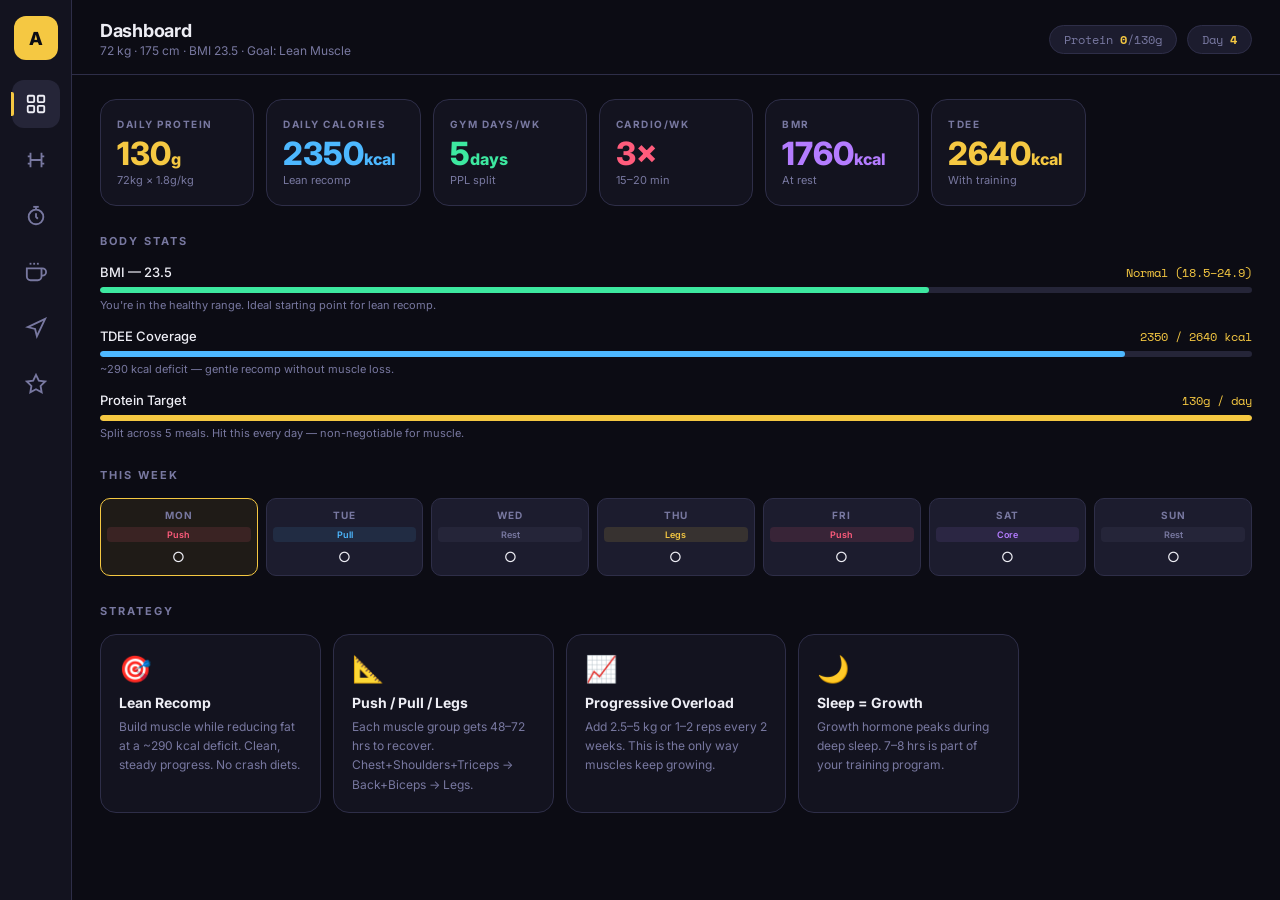
<file: aryan_fitness_app.html>
<!DOCTYPE html>
<html lang="en">
<head>
<meta charset="UTF-8">
<meta name="viewport" content="width=device-width, initial-scale=1.0">
<title>Aryan's Fitness App</title>
<link href="https://fonts.googleapis.com/css2?family=Inter:wght@400;500;600;700;800&family=Space+Mono:wght@400;700&display=swap" rel="stylesheet">
<style>
*{box-sizing:border-box;margin:0;padding:0}
:root{
  --bg:#0c0c14;--s1:#13131f;--s2:#1c1c2e;--s3:#252538;
  --border:#2e2e48;--border2:#3a3a58;
  --accent:#f5c842;--blue:#4db8ff;--green:#3de8a0;--red:#ff5c7c;--purple:#b47cff;
  --text:#eeeef5;--muted:#7878a0;--dim:#4a4a6a;
  --r:10px;--r2:16px;
}
body{background:var(--bg);color:var(--text);font-family:'Inter',sans-serif;min-height:100vh;overflow-x:hidden}
button{cursor:pointer;border:none;font-family:'Inter',sans-serif}
input{font-family:'Inter',sans-serif}

/* ── APP SHELL ── */
.app{display:flex;height:100vh;overflow:hidden}
.sidebar{width:72px;background:var(--s1);border-right:1px solid var(--border);display:flex;flex-direction:column;align-items:center;padding:16px 0;gap:8px;flex-shrink:0}
.main-area{flex:1;overflow-y:auto;display:flex;flex-direction:column}

/* ── SIDEBAR ── */
.sb-logo{width:44px;height:44px;background:var(--accent);border-radius:12px;display:flex;align-items:center;justify-content:center;font-weight:800;font-size:18px;color:#0c0c14;margin-bottom:12px}
.sb-btn{width:48px;height:48px;background:none;border-radius:12px;display:flex;align-items:center;justify-content:center;color:var(--muted);transition:all .2s;position:relative}
.sb-btn:hover,.sb-btn.active{background:var(--s3);color:var(--text)}
.sb-btn.active::before{content:'';position:absolute;left:-1px;top:50%;transform:translateY(-50%);width:3px;height:24px;background:var(--accent);border-radius:0 2px 2px 0}
.sb-btn svg{width:22px;height:22px}

/* ── HEADER ── */
.top-bar{padding:20px 28px 16px;display:flex;align-items:center;justify-content:space-between;border-bottom:1px solid var(--border);flex-shrink:0}
.top-title{font-size:18px;font-weight:700;letter-spacing:-.3px}
.top-sub{font-size:12px;color:var(--muted);margin-top:2px}
.top-right{display:flex;align-items:center;gap:10px}
.badge{background:var(--s2);border:1px solid var(--border);border-radius:20px;padding:5px 14px;font-size:12px;font-family:'Space Mono',monospace;color:var(--muted)}
.badge span{color:var(--accent);font-weight:700}

/* ── PAGES ── */
.page{display:none;padding:24px 28px;flex:1}
.page.active{display:block}

/* ── SECTION HEADERS ── */
.sh{font-size:11px;font-weight:700;letter-spacing:2px;text-transform:uppercase;color:var(--muted);margin-bottom:16px;margin-top:28px}
.sh:first-child{margin-top:0}

/* ── STAT GRID ── */
.stat-grid{display:grid;grid-template-columns:repeat(auto-fill,minmax(140px,1fr));gap:12px;margin-bottom:28px}
.stat-card{background:var(--s1);border:1px solid var(--border);border-radius:var(--r2);padding:18px 16px}
.sc-label{font-size:10px;font-weight:700;letter-spacing:1.5px;text-transform:uppercase;color:var(--muted);margin-bottom:8px}
.sc-val{font-size:32px;font-weight:800;line-height:1;margin-bottom:3px}
.sc-sub{font-size:11px;color:var(--muted)}
.sc-accent{color:var(--accent)}.sc-blue{color:var(--blue)}.sc-green{color:var(--green)}.sc-red{color:var(--red)}

/* ── CARDS ── */
.card{background:var(--s1);border:1px solid var(--border);border-radius:var(--r2);overflow:hidden;margin-bottom:16px}
.card-header{padding:14px 18px;border-bottom:1px solid var(--border);display:flex;align-items:center;justify-content:space-between}
.card-body{padding:16px 18px}
.card-title{font-size:15px;font-weight:600}
.card-sub{font-size:11px;color:var(--muted);margin-top:2px}

/* ── DAY SELECTOR ── */
.day-tabs{display:flex;gap:8px;margin-bottom:24px;overflow-x:auto;padding-bottom:4px}
.day-tab{padding:8px 18px;border-radius:20px;font-size:13px;font-weight:600;background:var(--s2);color:var(--muted);border:1px solid var(--border);white-space:nowrap;transition:all .2s}
.day-tab:hover{border-color:var(--border2);color:var(--text)}
.day-tab.active{background:var(--accent);color:#0c0c14;border-color:var(--accent)}
.day-tab.rest-day{background:var(--s1)}
.day-tab.done{border-color:var(--green);color:var(--green)}

/* ── EXERCISE CARDS ── */
.ex-wrap{display:flex;flex-direction:column;gap:12px}
.ex-card{background:var(--s2);border:1px solid var(--border);border-radius:var(--r2);overflow:hidden;transition:border-color .2s}
.ex-card:hover{border-color:var(--border2)}
.ex-card.expanded{border-color:var(--accent)}
.ex-top{display:grid;grid-template-columns:140px 1fr auto;cursor:pointer}
.ex-svg-wrap{background:var(--s3);border-right:1px solid var(--border);display:flex;align-items:center;justify-content:center;padding:12px;min-height:100px}
.ex-svg-wrap svg{width:116px;height:82px}
.ex-info{padding:12px 14px}
.ex-num{font-size:10px;font-family:'Space Mono',monospace;color:var(--muted);margin-bottom:3px}
.ex-name{font-size:14px;font-weight:700;margin-bottom:4px}
.ex-sets{font-size:12px;font-family:'Space Mono',monospace;color:var(--accent);margin-bottom:6px}
.ex-muscles{font-size:11px;color:var(--blue)}
.ex-toggle{padding:12px 14px;display:flex;align-items:center;color:var(--muted);font-size:18px;transition:transform .2s}
.ex-toggle.open{transform:rotate(180deg)}
.ex-detail{border-top:1px solid var(--border);display:none}
.ex-detail.open{display:grid;grid-template-columns:1fr 1fr}
.ex-cues{padding:14px 16px;border-right:1px solid var(--border)}
.ex-cues-title{font-size:10px;font-weight:700;letter-spacing:1.5px;text-transform:uppercase;color:var(--green);margin-bottom:10px}
.cue-item{display:flex;align-items:flex-start;gap:8px;margin-bottom:8px;font-size:12px;color:var(--text);line-height:1.4}
.cue-dot{width:6px;height:6px;border-radius:50%;background:var(--green);flex-shrink:0;margin-top:5px}
.ex-mistakes{padding:14px 16px}
.ex-mistakes-title{font-size:10px;font-weight:700;letter-spacing:1.5px;text-transform:uppercase;color:var(--red);margin-bottom:10px}
.mistake-item{display:flex;align-items:flex-start;gap:8px;margin-bottom:8px;font-size:12px;color:var(--text);line-height:1.4}
.mistake-dot{width:6px;height:6px;border-radius:50%;background:var(--red);flex-shrink:0;margin-top:5px}
.ex-set-tracker{padding:14px 16px;border-top:1px solid var(--border);grid-column:1/-1}
.set-tracker-title{font-size:10px;font-weight:700;letter-spacing:1.5px;text-transform:uppercase;color:var(--muted);margin-bottom:10px}
.sets-row{display:flex;gap:8px;flex-wrap:wrap}
.set-btn{width:44px;height:44px;border-radius:10px;font-size:12px;font-weight:700;background:var(--s3);border:1px solid var(--border);color:var(--muted);transition:all .2s;display:flex;flex-direction:column;align-items:center;justify-content:center;gap:1px}
.set-btn.done{background:rgba(61,232,160,.12);border-color:var(--green);color:var(--green)}
.set-btn-label{font-size:9px;font-weight:400;letter-spacing:.5px;color:inherit;opacity:.7}

/* ── TIMER ── */
.timer-wrap{background:var(--s1);border:1px solid var(--border);border-radius:var(--r2);padding:20px;margin-bottom:16px}
.timer-display{font-size:52px;font-weight:800;font-family:'Space Mono',monospace;color:var(--accent);text-align:center;line-height:1;letter-spacing:-2px;margin-bottom:16px}
.timer-controls{display:flex;gap:8px;justify-content:center}
.timer-btn{padding:10px 24px;border-radius:30px;font-size:13px;font-weight:700;transition:all .2s}
.timer-start{background:var(--green);color:#0c0c14}
.timer-pause{background:var(--accent);color:#0c0c14}
.timer-reset{background:var(--s3);border:1px solid var(--border);color:var(--muted)}
.timer-presets{display:flex;gap:6px;justify-content:center;margin-top:10px}
.preset-btn{padding:5px 12px;border-radius:20px;font-size:11px;font-weight:600;background:var(--s3);border:1px solid var(--border);color:var(--muted);transition:all .2s}
.preset-btn:hover,.preset-btn.sel{background:var(--s2);border-color:var(--border2);color:var(--text)}
.timer-label{text-align:center;font-size:11px;color:var(--muted);margin-bottom:12px;font-family:'Space Mono',monospace;letter-spacing:.5px}

/* ── CARDIO BLOCK ── */
.cardio-block{background:rgba(61,232,160,.06);border:1px solid rgba(61,232,160,.2);border-radius:var(--r);padding:14px 18px;display:flex;align-items:center;justify-content:space-between;margin-top:16px}
.cb-left-label{font-size:11px;font-weight:700;letter-spacing:1px;text-transform:uppercase;color:var(--green)}
.cb-detail{font-size:12px;color:var(--muted);margin-top:3px}
.cb-icon{font-size:24px}

/* ── PROGRESS BAR ── */
.prog-wrap{margin-bottom:16px}
.prog-top{display:flex;justify-content:space-between;margin-bottom:6px}
.prog-label{font-size:13px;font-weight:500}
.prog-val{font-size:12px;font-family:'Space Mono',monospace;color:var(--accent)}
.prog-bar{height:6px;background:var(--s3);border-radius:3px;overflow:hidden}
.prog-fill{height:100%;border-radius:3px;transition:width 1s ease}

/* ── DIET PAGE ── */
.macro-ring{display:flex;gap:16px;align-items:center;margin-bottom:24px}
.ring-svg{flex-shrink:0}
.ring-legend{display:flex;flex-direction:column;gap:8px}
.ring-item{display:flex;align-items:center;gap:8px;font-size:13px}
.ring-dot{width:10px;height:10px;border-radius:50%;flex-shrink:0}

/* ── FOOD CARDS ── */
.food-grid{display:grid;grid-template-columns:repeat(auto-fill,minmax(200px,1fr));gap:12px;margin-bottom:24px}
.food-card{background:var(--s1);border:1px solid var(--border);border-radius:var(--r2);padding:14px 16px}
.food-icon{font-size:28px;margin-bottom:8px}
.food-name{font-size:14px;font-weight:700;margin-bottom:3px}
.food-protein{font-family:'Space Mono',monospace;font-size:12px;color:var(--accent);margin-bottom:6px}
.food-tags{display:flex;gap:4px;flex-wrap:wrap;margin-bottom:6px}
.ftag{font-size:10px;font-weight:700;padding:2px 7px;border-radius:4px}
.ftag-p{background:rgba(245,200,66,.12);color:var(--accent)}
.ftag-c{background:rgba(77,184,255,.1);color:var(--blue)}
.ftag-f{background:rgba(255,92,124,.1);color:var(--red)}
.food-tip{font-size:11px;color:var(--muted);line-height:1.5}

/* ── MEAL TIMELINE ── */
.meal-item{background:var(--s1);border:1px solid var(--border);border-radius:var(--r2);padding:16px 18px;margin-bottom:10px;display:grid;grid-template-columns:90px 1fr 80px;gap:14px;align-items:start}
.meal-time{font-family:'Space Mono',monospace;font-size:11px;color:var(--accent);padding-top:3px;line-height:1.5}
.meal-name{font-size:14px;font-weight:700;margin-bottom:5px}
.meal-desc{font-size:12px;color:var(--muted);line-height:1.6}
.meal-kcal{font-size:22px;font-weight:800;color:var(--green);text-align:right;font-family:'Space Mono',monospace}
.meal-kcal-label{font-size:9px;color:var(--muted);text-align:right;letter-spacing:.5px;text-transform:uppercase}

/* ── OVERVIEW CARDS ── */
.strat-grid{display:grid;grid-template-columns:repeat(auto-fill,minmax(200px,1fr));gap:12px}
.strat-card{background:var(--s1);border:1px solid var(--border);border-radius:var(--r2);padding:18px}
.strat-icon{font-size:26px;margin-bottom:10px}
.strat-title{font-size:14px;font-weight:700;margin-bottom:6px}
.strat-text{font-size:12px;color:var(--muted);line-height:1.6}

/* ── REST DAY ── */
.rest-panel{background:rgba(180,124,255,.05);border:1px dashed rgba(180,124,255,.25);border-radius:var(--r2);padding:28px;text-align:center}
.rest-emoji{font-size:48px;margin-bottom:12px}
.rest-title{font-size:20px;font-weight:800;margin-bottom:8px}
.rest-text{font-size:13px;color:var(--muted);line-height:1.7;max-width:440px;margin:0 auto}

/* ── TIPS PAGE ── */
.tip-grid{display:grid;grid-template-columns:repeat(auto-fill,minmax(220px,1fr));gap:12px}
.tip-card{background:var(--s1);border:1px solid var(--border);border-radius:var(--r2);padding:18px}
.tip-icon{font-size:24px;margin-bottom:10px}
.tip-title{font-size:14px;font-weight:700;margin-bottom:6px}
.tip-text{font-size:12px;color:var(--muted);line-height:1.6}

/* ── SUPP TABLE ── */
.supp-grid{display:grid;grid-template-columns:repeat(auto-fill,minmax(170px,1fr));gap:10px}
.supp-card{background:var(--s1);border:1px solid var(--border);border-radius:var(--r);padding:14px}
.supp-name{font-size:13px;font-weight:700;margin-bottom:4px}
.supp-dose{font-family:'Space Mono',monospace;font-size:11px;color:var(--accent);margin-bottom:6px}
.supp-info{font-size:11px;color:var(--muted);line-height:1.5}

/* ── WEEKLY VIEW ── */
.week-grid{display:grid;grid-template-columns:repeat(7,1fr);gap:8px;margin-bottom:20px}
.wday{background:var(--s2);border:1px solid var(--border);border-radius:var(--r);padding:10px 6px;text-align:center;cursor:pointer;transition:all .2s}
.wday:hover{border-color:var(--border2)}
.wday.active{border-color:var(--accent);background:rgba(245,200,66,.08)}
.wday.done{border-color:var(--green)}
.wday-name{font-size:10px;font-weight:700;letter-spacing:1px;text-transform:uppercase;color:var(--muted);margin-bottom:6px}
.wday-tag{font-size:9px;font-weight:600;padding:2px 6px;border-radius:4px}
.wday-tag.push{background:rgba(255,92,124,.12);color:var(--red)}
.wday-tag.pull{background:rgba(77,184,255,.1);color:var(--blue)}
.wday-tag.legs{background:rgba(245,200,66,.12);color:var(--accent)}
.wday-tag.core{background:rgba(180,124,255,.1);color:var(--purple)}
.wday-tag.rest{background:rgba(120,120,160,.1);color:var(--muted)}
.wday-check{font-size:14px;margin-top:6px}

/* ── SCROLLBAR ── */
::-webkit-scrollbar{width:5px;height:5px}
::-webkit-scrollbar-track{background:transparent}
::-webkit-scrollbar-thumb{background:var(--border);border-radius:3px}
::-webkit-scrollbar-thumb:hover{background:var(--border2)}

/* ── RESP ── */
@media(max-width:640px){
  .ex-top{grid-template-columns:100px 1fr auto}
  .ex-svg-wrap svg{width:86px;height:70px}
  .ex-detail.open{grid-template-columns:1fr}
  .ex-cues{border-right:none;border-bottom:1px solid var(--border)}
  .meal-item{grid-template-columns:70px 1fr;grid-template-rows:auto auto}
  .meal-kcal{grid-column:2;text-align:left}
}
</style>
</head>
<body>
<div class="app">

<!-- ── SIDEBAR ── -->
<div class="sidebar">
  <div class="sb-logo">A</div>
  <button class="sb-btn active" onclick="nav('overview')" title="Overview">
    <svg viewBox="0 0 24 24" fill="none" stroke="currentColor" stroke-width="2"><rect x="3" y="3" width="7" height="7" rx="1"/><rect x="14" y="3" width="7" height="7" rx="1"/><rect x="3" y="14" width="7" height="7" rx="1"/><rect x="14" y="14" width="7" height="7" rx="1"/></svg>
  </button>
  <button class="sb-btn" onclick="nav('workout')" title="Workout">
    <svg viewBox="0 0 24 24" fill="none" stroke="currentColor" stroke-width="2"><path d="M6 4v16M18 4v16M6 12h12M3 8h3M18 8h3M3 16h3M18 16h3"/></svg>
  </button>
  <button class="sb-btn" onclick="nav('timer')" title="Rest Timer">
    <svg viewBox="0 0 24 24" fill="none" stroke="currentColor" stroke-width="2"><circle cx="12" cy="13" r="8"/><path d="M12 9v4l2 2"/><path d="M9 2h6"/><path d="M12 2v3"/></svg>
  </button>
  <button class="sb-btn" onclick="nav('diet')" title="Diet & Protein">
    <svg viewBox="0 0 24 24" fill="none" stroke="currentColor" stroke-width="2"><path d="M18 8h1a4 4 0 010 8h-1M2 8h16v9a4 4 0 01-4 4H6a4 4 0 01-4-4V8z"/><line x1="6" y1="2" x2="6" y2="4"/><line x1="10" y1="2" x2="10" y2="4"/><line x1="14" y1="2" x2="14" y2="4"/></svg>
  </button>
  <button class="sb-btn" onclick="nav('meals')" title="Meal Plan">
    <svg viewBox="0 0 24 24" fill="none" stroke="currentColor" stroke-width="2"><path d="M3 11l19-9-9 19-2-8-8-2z"/></svg>
  </button>
  <button class="sb-btn" onclick="nav('tips')" title="Recovery & Tips">
    <svg viewBox="0 0 24 24" fill="none" stroke="currentColor" stroke-width="2"><path d="M12 2l3.09 6.26L22 9.27l-5 4.87 1.18 6.88L12 17.77l-6.18 3.25L7 14.14 2 9.27l6.91-1.01L12 2z"/></svg>
  </button>
</div>

<!-- ── MAIN ── -->
<div class="main-area">

<!-- TOP BAR -->
<div class="top-bar">
  <div>
    <div class="top-title" id="page-title">Dashboard</div>
    <div class="top-sub" id="page-sub">72 kg · 175 cm · BMI 23.5 · Goal: Lean Muscle</div>
  </div>
  <div class="top-right">
    <div class="badge">Protein <span id="daily-protein-badge">0</span>/130g</div>
    <div class="badge">Day <span id="gym-day-count">4</span></div>
  </div>
</div>

<!-- ════════════ OVERVIEW PAGE ════════════ -->
<div class="page active" id="page-overview">
  <div class="stat-grid">
    <div class="stat-card"><div class="sc-label">Daily Protein</div><div class="sc-val sc-accent">130<span style="font-size:16px">g</span></div><div class="sc-sub">72kg × 1.8g/kg</div></div>
    <div class="stat-card"><div class="sc-label">Daily Calories</div><div class="sc-val sc-blue">2350<span style="font-size:16px">kcal</span></div><div class="sc-sub">Lean recomp</div></div>
    <div class="stat-card"><div class="sc-label">Gym Days/wk</div><div class="sc-val sc-green">5<span style="font-size:16px">days</span></div><div class="sc-sub">PPL split</div></div>
    <div class="stat-card"><div class="sc-label">Cardio/wk</div><div class="sc-val sc-red">3×<span style="font-size:16px"></span></div><div class="sc-sub">15–20 min</div></div>
    <div class="stat-card"><div class="sc-label">BMR</div><div class="sc-val" style="color:var(--purple)">1760<span style="font-size:16px">kcal</span></div><div class="sc-sub">At rest</div></div>
    <div class="stat-card"><div class="sc-label">TDEE</div><div class="sc-val sc-accent">2640<span style="font-size:16px">kcal</span></div><div class="sc-sub">With training</div></div>
  </div>

  <div class="sh">Body Stats</div>
  <div class="prog-wrap"><div class="prog-top"><span class="prog-label">BMI — 23.5</span><span class="prog-val">Normal (18.5–24.9)</span></div><div class="prog-bar"><div class="prog-fill" style="width:72%;background:var(--green)"></div></div><div style="font-size:11px;color:var(--muted);margin-top:5px">You're in the healthy range. Ideal starting point for lean recomp.</div></div>
  <div class="prog-wrap"><div class="prog-top"><span class="prog-label">TDEE Coverage</span><span class="prog-val">2350 / 2640 kcal</span></div><div class="prog-bar"><div class="prog-fill" style="width:89%;background:var(--blue)"></div></div><div style="font-size:11px;color:var(--muted);margin-top:5px">~290 kcal deficit — gentle recomp without muscle loss.</div></div>
  <div class="prog-wrap"><div class="prog-top"><span class="prog-label">Protein Target</span><span class="prog-val">130g / day</span></div><div class="prog-bar"><div class="prog-fill" style="width:100%;background:var(--accent)"></div></div><div style="font-size:11px;color:var(--muted);margin-top:5px">Split across 5 meals. Hit this every day — non-negotiable for muscle.</div></div>

  <div class="sh">This Week</div>
  <div class="week-grid">
    <div class="wday active" onclick="goWorkout(0)"><div class="wday-name">MON</div><div class="wday-tag push">Push</div><div class="wday-check" id="wc0">○</div></div>
    <div class="wday" onclick="goWorkout(1)"><div class="wday-name">TUE</div><div class="wday-tag pull">Pull</div><div class="wday-check" id="wc1">○</div></div>
    <div class="wday" onclick="goWorkout(2)"><div class="wday-name">WED</div><div class="wday-tag rest">Rest</div><div class="wday-check" id="wc2">○</div></div>
    <div class="wday" onclick="goWorkout(3)"><div class="wday-name">THU</div><div class="wday-tag legs">Legs</div><div class="wday-check" id="wc3">○</div></div>
    <div class="wday" onclick="goWorkout(4)"><div class="wday-name">FRI</div><div class="wday-tag push">Push</div><div class="wday-check" id="wc4">○</div></div>
    <div class="wday" onclick="goWorkout(5)"><div class="wday-name">SAT</div><div class="wday-tag core">Core</div><div class="wday-check" id="wc5">○</div></div>
    <div class="wday" onclick="goWorkout(6)"><div class="wday-name">SUN</div><div class="wday-tag rest">Rest</div><div class="wday-check" id="wc6">○</div></div>
  </div>

  <div class="sh">Strategy</div>
  <div class="strat-grid">
    <div class="strat-card"><div class="strat-icon">🎯</div><div class="strat-title">Lean Recomp</div><div class="strat-text">Build muscle while reducing fat at a ~290 kcal deficit. Clean, steady progress. No crash diets.</div></div>
    <div class="strat-card"><div class="strat-icon">📐</div><div class="strat-title">Push / Pull / Legs</div><div class="strat-text">Each muscle group gets 48–72 hrs to recover. Chest+Shoulders+Triceps → Back+Biceps → Legs.</div></div>
    <div class="strat-card"><div class="strat-icon">📈</div><div class="strat-title">Progressive Overload</div><div class="strat-text">Add 2.5–5 kg or 1–2 reps every 2 weeks. This is the only way muscles keep growing.</div></div>
    <div class="strat-card"><div class="strat-icon">🌙</div><div class="strat-title">Sleep = Growth</div><div class="strat-text">Growth hormone peaks during deep sleep. 7–8 hrs is part of your training program.</div></div>
  </div>
</div>

<!-- ════════════ WORKOUT PAGE ════════════ -->
<div class="page" id="page-workout">
  <div class="day-tabs" id="day-tabs">
    <button class="day-tab active" onclick="selectDay(0)">Monday — Push</button>
    <button class="day-tab" onclick="selectDay(1)">Tuesday — Pull</button>
    <button class="day-tab rest-day" onclick="selectDay(2)">Wednesday — Rest</button>
    <button class="day-tab" onclick="selectDay(3)">Thursday — Legs</button>
    <button class="day-tab" onclick="selectDay(4)">Friday — Push 2</button>
    <button class="day-tab" onclick="selectDay(5)">Saturday — Core</button>
    <button class="day-tab rest-day" onclick="selectDay(6)">Sunday — Rest</button>
  </div>
  <div id="workout-content"></div>
</div>

<!-- ════════════ TIMER PAGE ════════════ -->
<div class="page" id="page-timer">
  <div class="sh">Rest Timer</div>
  <div class="timer-wrap">
    <div class="timer-label" id="timer-label">READY</div>
    <div class="timer-display" id="timer-disp">01:30</div>
    <div class="timer-controls">
      <button class="timer-btn timer-start" id="timer-main-btn" onclick="timerToggle()">Start</button>
      <button class="timer-btn timer-reset" onclick="timerReset()">Reset</button>
    </div>
    <div class="timer-presets">
      <button class="preset-btn sel" onclick="setPreset(45,'45s — Core')">45s</button>
      <button class="preset-btn" onclick="setPreset(60,'60s — Isolation')">60s</button>
      <button class="preset-btn" onclick="setPreset(90,'90s — Default')">90s</button>
      <button class="preset-btn" onclick="setPreset(120,'2m — Compound')">2m</button>
      <button class="preset-btn" onclick="setPreset(180,'3m — Heavy lift')">3m</button>
    </div>
  </div>

  <div class="sh">Rest Guide</div>
  <div class="stat-grid">
    <div class="stat-card"><div class="sc-label">Compound Lifts</div><div class="sc-val sc-accent" style="font-size:24px">90s</div><div class="sc-sub">Press, squat, deadlift, rows</div></div>
    <div class="stat-card"><div class="sc-label">Isolation Moves</div><div class="sc-val sc-blue" style="font-size:24px">60s</div><div class="sc-sub">Curls, raises, extensions</div></div>
    <div class="stat-card"><div class="sc-label">Core Exercises</div><div class="sc-val sc-green" style="font-size:24px">45s</div><div class="sc-sub">Planks, crunches, twists</div></div>
    <div class="stat-card"><div class="sc-label">Heavy Sets</div><div class="sc-val" style="color:var(--purple);font-size:24px">2–3m</div><div class="sc-sub">When weight is near max</div></div>
  </div>

  <div class="sh">Warm-Up Checklist</div>
  <div id="warmup-list"></div>
</div>

<!-- ════════════ DIET PAGE ════════════ -->
<div class="page" id="page-diet">
  <div class="sh">Daily Macros</div>
  <div style="background:var(--s1);border:1px solid var(--border);border-radius:var(--r2);padding:20px;margin-bottom:24px;display:flex;gap:24px;align-items:center;flex-wrap:wrap">
    <div>
      <div style="font-size:11px;font-weight:700;letter-spacing:1.5px;text-transform:uppercase;color:var(--muted);margin-bottom:6px">Daily Target</div>
      <div style="font-size:56px;font-weight:800;line-height:1;color:var(--accent)">130<span style="font-size:22px;color:var(--muted)">g protein</span></div>
      <div style="font-size:13px;color:var(--muted);margin-top:8px">72 kg × 1.8 g/kg = 129.6 ≈ 130g</div>
    </div>
    <div style="display:flex;flex-direction:column;gap:8px;flex:1;min-width:180px">
      <div style="display:flex;justify-content:space-between;align-items:center;padding:9px 14px;background:var(--s2);border-radius:var(--r);font-size:13px"><span>Protein (130g)</span><span style="font-family:'Space Mono',monospace;color:var(--accent)">520 kcal</span></div>
      <div style="display:flex;justify-content:space-between;align-items:center;padding:9px 14px;background:var(--s2);border-radius:var(--r);font-size:13px"><span>Carbs (260g)</span><span style="font-family:'Space Mono',monospace;color:var(--blue)">1040 kcal</span></div>
      <div style="display:flex;justify-content:space-between;align-items:center;padding:9px 14px;background:var(--s2);border-radius:var(--r);font-size:13px"><span>Fats (88g)</span><span style="font-family:'Space Mono',monospace;color:var(--red)">792 kcal</span></div>
      <div style="display:flex;justify-content:space-between;align-items:center;padding:9px 14px;background:rgba(245,200,66,.08);border:1px solid rgba(245,200,66,.2);border-radius:var(--r);font-size:13px;font-weight:700"><span>Total</span><span style="font-family:'Space Mono',monospace;color:var(--accent)">2352 kcal</span></div>
    </div>
  </div>

  <div class="sh">Best Indian Protein Sources</div>
  <div class="food-grid" id="food-grid"></div>

  <!-- Protein counter -->
  <div class="sh">Protein Tracker (Today)</div>
  <div style="background:var(--s1);border:1px solid var(--border);border-radius:var(--r2);padding:20px;margin-bottom:20px">
    <div style="display:flex;align-items:center;justify-content:space-between;margin-bottom:14px">
      <div style="font-size:13px;color:var(--muted)">Consumed today</div>
      <div style="font-family:'Space Mono',monospace;font-size:20px;font-weight:700;color:var(--green)" id="protein-count">0g / 130g</div>
    </div>
    <div class="prog-bar" style="height:10px;margin-bottom:16px"><div class="prog-fill" id="protein-bar" style="width:0%;background:var(--green)"></div></div>
    <div style="display:flex;gap:8px;flex-wrap:wrap" id="protein-btns"></div>
  </div>
</div>

<!-- ════════════ MEALS PAGE ════════════ -->
<div class="page" id="page-meals">
  <div class="sh">Full Day Meal Plan — ~2350 kcal · 148g protein</div>
  <div id="meal-list"></div>
  <div style="background:rgba(61,232,160,.06);border:1px solid rgba(61,232,160,.2);border-radius:var(--r2);padding:16px 18px;margin-top:8px">
    <div style="font-size:12px;font-weight:700;color:var(--green);letter-spacing:1px;text-transform:uppercase;margin-bottom:8px">Daily Protein Tally</div>
    <div style="display:flex;gap:8px;flex-wrap:wrap">
      <div style="background:var(--s2);border-radius:var(--r);padding:8px 14px;font-size:12px;font-family:'Space Mono',monospace;color:var(--accent)">Post-Workout: 38g</div>
      <div style="background:var(--s2);border-radius:var(--r);padding:8px 14px;font-size:12px;font-family:'Space Mono',monospace;color:var(--blue)">Lunch: 45g</div>
      <div style="background:var(--s2);border-radius:var(--r);padding:8px 14px;font-size:12px;font-family:'Space Mono',monospace;color:var(--green)">Snack: 20g</div>
      <div style="background:var(--s2);border-radius:var(--r);padding:8px 14px;font-size:12px;font-family:'Space Mono',monospace;color:var(--purple)">Dinner: 35g</div>
      <div style="background:var(--s2);border-radius:var(--r);padding:8px 14px;font-size:12px;font-family:'Space Mono',monospace;color:var(--muted)">Night: 10g</div>
      <div style="background:rgba(61,232,160,.12);border:1px solid rgba(61,232,160,.3);border-radius:var(--r);padding:8px 14px;font-size:12px;font-family:'Space Mono',monospace;font-weight:700;color:var(--green)">Total: ~148g ✓</div>
    </div>
  </div>
</div>

<!-- ════════════ TIPS PAGE ════════════ -->
<div class="page" id="page-tips">
  <div class="sh">Recovery & Lifestyle</div>
  <div class="tip-grid" id="tip-grid"></div>
  <div class="sh">Optional Supplements</div>
  <div class="supp-grid" id="supp-grid"></div>
  <div style="background:rgba(255,92,124,.05);border:1px solid rgba(255,92,124,.2);border-radius:var(--r2);padding:14px 18px;margin-top:20px;font-size:12px;color:var(--muted);line-height:1.7">
    <strong style="color:var(--red)">Disclaimer:</strong> This is general fitness guidance for a healthy 23-year-old. Not a substitute for advice from a certified trainer, sports nutritionist, or medical professional. If you feel pain, dizziness, or unusual fatigue — stop and consult a doctor.
  </div>
</div>

</div><!-- end main-area -->
</div><!-- end app -->

<script>
// ── DATA ────────────────────────────────────────────────────────────────────

const DAYS = [
  {name:'Monday',tag:'Push Day',tagClass:'push',
   focus:'Chest · Shoulders · Triceps',
   cardio:'Treadmill · 15 min · Brisk walk 5.5–6 km/h · Incline 2–3%',
   exercises:[
    {name:'Flat Dumbbell Press',sets:'3',reps:'10–12',muscles:'Chest, Front Delts, Triceps',
     svg:`<svg viewBox="0 0 120 86" fill="none" xmlns="http://www.w3.org/2000/svg">
      <rect width="120" height="86" fill="#1c1c2e"/>
      <!-- bench -->
      <rect x="18" y="52" width="84" height="10" rx="3" fill="#2e2e48"/>
      <rect x="22" y="62" width="6" height="14" rx="2" fill="#2e2e48"/>
      <rect x="92" y="62" width="6" height="14" rx="2" fill="#2e2e48"/>
      <!-- body lying -->
      <rect x="30" y="40" width="60" height="14" rx="6" fill="#4db8ff" opacity=".8"/>
      <!-- head -->
      <circle cx="95" cy="42" r="8" fill="#f5c842"/>
      <!-- arms holding dumbbells -->
      <line x1="44" y1="42" x2="34" y2="30" stroke="#f5c842" stroke-width="3" stroke-linecap="round"/>
      <line x1="76" y1="42" x2="86" y2="30" stroke="#f5c842" stroke-width="3" stroke-linecap="round"/>
      <!-- dumbbells -->
      <rect x="26" y="26" width="16" height="6" rx="3" fill="#3de8a0"/>
      <rect x="78" y="26" width="16" height="6" rx="3" fill="#3de8a0"/>
      <!-- elbow angle indicator -->
      <text x="10" y="20" fill="#f5c842" font-size="8" font-family="monospace">45°</text>
      <text x="60" y="18" fill="#fff" font-size="7" text-anchor="middle" opacity=".6">Press up &amp; in</text>
      <path d="M55 20 L60 14 L65 20" stroke="#fff" stroke-width="1.2" fill="none" opacity=".4"/>
     </svg>`,
     cues:['Elbows at 45° — not flared wide','Arch back slightly on bench','Feet flat on floor, planted firmly','Wrists straight — never bent back','Touch DBs at top, don\'t slam together','3 sec lower, 1 sec press up'],
     mistakes:['Flaring elbows 90° (shoulder stress)','Bouncing off chest — no momentum','Half reps — full range of motion only','Letting wrists bend backward']},
    {name:'Incline Dumbbell Press',sets:'3',reps:'10',muscles:'Upper Chest, Front Delts',
     svg:`<svg viewBox="0 0 120 86" fill="none" xmlns="http://www.w3.org/2000/svg">
      <rect width="120" height="86" fill="#1c1c2e"/>
      <!-- incline bench -->
      <rect x="15" y="55" width="50" height="8" rx="3" fill="#2e2e48" transform="rotate(-30 40 55)"/>
      <rect x="58" y="50" width="36" height="8" rx="3" fill="#2e2e48"/>
      <rect x="16" y="65" width="6" height="12" rx="2" fill="#2e2e48"/>
      <!-- body on incline -->
      <rect x="20" y="28" width="55" height="13" rx="6" fill="#4db8ff" opacity=".8" transform="rotate(-30 47 34)"/>
      <!-- head -->
      <circle cx="26" cy="24" r="8" fill="#f5c842"/>
      <!-- arms -->
      <line x1="38" y1="28" x2="28" y2="16" stroke="#f5c842" stroke-width="3" stroke-linecap="round"/>
      <line x1="58" y1="22" x2="68" y2="12" stroke="#f5c842" stroke-width="3" stroke-linecap="round"/>
      <!-- dumbbells -->
      <rect x="20" y="10" width="16" height="6" rx="3" fill="#3de8a0"/>
      <rect x="62" y="7" width="16" height="6" rx="3" fill="#3de8a0"/>
      <!-- 45 degree label -->
      <text x="80" y="66" fill="#f5c842" font-size="8" font-family="monospace">45°</text>
      <text x="60" y="82" fill="#fff" font-size="7" text-anchor="middle" opacity=".6">Upper chest focus</text>
     </svg>`,
     cues:['Set bench exactly to 45° — not steeper','Squeeze upper chest hard at top','Elbows still tucked 45°, not flared','Raise seat to prevent sliding down','Full stretch at the bottom'],
     mistakes:['Bench angle above 60° (shoulder dominant)','Not retracting shoulder blades','Going too heavy too soon']},
    {name:'Seated DB Shoulder Press',sets:'3',reps:'10–12',muscles:'All 3 Deltoid heads, Triceps',
     svg:`<svg viewBox="0 0 120 86" fill="none" xmlns="http://www.w3.org/2000/svg">
      <rect width="120" height="86" fill="#1c1c2e"/>
      <!-- seat -->
      <rect x="42" y="60" width="36" height="8" rx="3" fill="#2e2e48"/>
      <rect x="46" y="68" width="6" height="14" rx="2" fill="#2e2e48"/>
      <rect x="68" y="68" width="6" height="14" rx="2" fill="#2e2e48"/>
      <!-- back rest -->
      <rect x="74" y="30" width="8" height="32" rx="3" fill="#2e2e48"/>
      <!-- torso -->
      <rect x="48" y="32" width="24" height="30" rx="6" fill="#4db8ff" opacity=".8"/>
      <!-- head -->
      <circle cx="60" cy="24" r="8" fill="#f5c842"/>
      <!-- arms pressing up -->
      <line x1="50" y1="38" x2="34" y2="22" stroke="#f5c842" stroke-width="3" stroke-linecap="round"/>
      <line x1="70" y1="38" x2="86" y2="22" stroke="#f5c842" stroke-width="3" stroke-linecap="round"/>
      <!-- dumbbells overhead -->
      <rect x="26" y="16" width="16" height="7" rx="3" fill="#3de8a0"/>
      <rect x="78" y="16" width="16" height="7" rx="3" fill="#3de8a0"/>
      <!-- arrows showing direction -->
      <path d="M34 14 L34 8" stroke="#fff" stroke-width="1.5" stroke-dasharray="2 1" opacity=".4"/>
      <path d="M86 14 L86 8" stroke="#fff" stroke-width="1.5" stroke-dasharray="2 1" opacity=".4"/>
      <text x="60" y="82" fill="#fff" font-size="7" text-anchor="middle" opacity=".6">Back flush on pad</text>
     </svg>`,
     cues:['Back flat against bench back rest','Start DBs at ear level, palms forward','Don\'t lock elbows at top','Exhale forcefully on the press up','No arching lower back off the pad'],
     mistakes:['Back arching away from pad','Pressing DBs apart instead of in','Going behind the head (shoulder stress)']},
    {name:'Dumbbell Lateral Raises',sets:'3',reps:'15',muscles:'Side Deltoids (lateral head)',
     svg:`<svg viewBox="0 0 120 86" fill="none" xmlns="http://www.w3.org/2000/svg">
      <rect width="120" height="86" fill="#1c1c2e"/>
      <!-- legs -->
      <rect x="50" y="58" width="10" height="24" rx="4" fill="#4db8ff" opacity=".6"/>
      <rect x="62" y="58" width="10" height="24" rx="4" fill="#4db8ff" opacity=".6"/>
      <!-- torso -->
      <rect x="46" y="30" width="28" height="30" rx="6" fill="#4db8ff" opacity=".8"/>
      <!-- head -->
      <circle cx="60" cy="22" r="8" fill="#f5c842"/>
      <!-- arms raised to side — correct form -->
      <line x1="48" y1="42" x2="22" y2="38" stroke="#f5c842" stroke-width="3" stroke-linecap="round"/>
      <line x1="72" y1="42" x2="98" y2="38" stroke="#f5c842" stroke-width="3" stroke-linecap="round"/>
      <!-- dumbbells at side -->
      <rect x="12" y="34" width="12" height="7" rx="3" fill="#3de8a0"/>
      <rect x="96" y="34" width="12" height="7" rx="3" fill="#3de8a0"/>
      <!-- shoulder height line -->
      <line x1="8" y1="42" x2="112" y2="42" stroke="#f5c842" stroke-width="1" stroke-dasharray="3 2" opacity=".35"/>
      <text x="60" y="16" fill="#f5c842" font-size="7" text-anchor="middle">Shoulder height max</text>
      <text x="60" y="82" fill="#fff" font-size="7" text-anchor="middle" opacity=".6">Pinky slightly higher than thumb</text>
     </svg>`,
     cues:['Raise ONLY to shoulder height — no higher','Slight elbow bend (10–15°) always','Pinky slightly higher than thumb (tilt)','ZERO swinging — pure shoulder movement','Slow 3-second descent every rep','Light weight — this is isolation work'],
     mistakes:['Raising arms above shoulder height','Using momentum / body swing','Too heavy = trapezius takes over']},
    {name:'Tricep Rope Pushdown',sets:'3',reps:'12',muscles:'All 3 Tricep heads',
     svg:`<svg viewBox="0 0 120 86" fill="none" xmlns="http://www.w3.org/2000/svg">
      <rect width="120" height="86" fill="#1c1c2e"/>
      <!-- cable pulley -->
      <circle cx="60" cy="8" r="5" fill="#2e2e48" stroke="#3de8a0" stroke-width="1.5"/>
      <!-- cable line -->
      <line x1="60" y1="13" x2="60" y2="28" stroke="#3de8a0" stroke-width="1.5" stroke-dasharray="2 1"/>
      <!-- rope -->
      <path d="M52 28 Q60 32 68 28" stroke="#3de8a0" stroke-width="2" fill="none"/>
      <!-- legs -->
      <rect x="50" y="60" width="10" height="22" rx="4" fill="#4db8ff" opacity=".6"/>
      <rect x="62" y="60" width="10" height="22" rx="4" fill="#4db8ff" opacity=".6"/>
      <!-- torso leaning slight -->
      <rect x="46" y="30" width="28" height="32" rx="6" fill="#4db8ff" opacity=".8"/>
      <!-- head -->
      <circle cx="60" cy="22" r="8" fill="#f5c842"/>
      <!-- upper arms glued to torso -->
      <rect x="38" y="36" width="10" height="18" rx="4" fill="#f5c842" opacity=".7"/>
      <rect x="72" y="36" width="10" height="18" rx="4" fill="#f5c842" opacity=".7"/>
      <!-- forearms extended down -->
      <line x1="42" y1="54" x2="52" y2="68" stroke="#f5c842" stroke-width="3" stroke-linecap="round"/>
      <line x1="78" y1="54" x2="68" y2="68" stroke="#f5c842" stroke-width="3" stroke-linecap="round"/>
      <!-- rope ends -->
      <rect x="46" y="65" width="10" height="6" rx="3" fill="#3de8a0"/>
      <rect x="64" y="65" width="10" height="6" rx="3" fill="#3de8a0"/>
      <text x="60" y="82" fill="#fff" font-size="7" text-anchor="middle" opacity=".6">Elbows glued to sides</text>
     </svg>`,
     cues:['Elbows locked tight to torso — key cue','Lean forward slightly at the hip','Spread rope ends apart at the bottom','Full extension — lock out elbows at bottom','Control the cable back up slowly'],
     mistakes:['Elbows flaring out to the sides','Using shoulder/body momentum','Not achieving full extension at bottom']},
    {name:'Push-Ups (Finisher)',sets:'2',reps:'To failure',muscles:'Chest, Triceps, Core',
     svg:`<svg viewBox="0 0 120 86" fill="none" xmlns="http://www.w3.org/2000/svg">
      <rect width="120" height="86" fill="#1c1c2e"/>
      <!-- floor -->
      <line x1="8" y1="76" x2="112" y2="76" stroke="#2e2e48" stroke-width="2"/>
      <!-- body in push-up position -->
      <rect x="20" y="44" width="80" height="14" rx="6" fill="#4db8ff" opacity=".8"/>
      <!-- head -->
      <circle cx="106" cy="48" r="8" fill="#f5c842"/>
      <!-- arms -->
      <line x1="36" y1="52" x2="28" y2="68" stroke="#f5c842" stroke-width="3" stroke-linecap="round"/>
      <line x1="84" y1="52" x2="92" y2="68" stroke="#f5c842" stroke-width="3" stroke-linecap="round"/>
      <!-- hands on floor -->
      <ellipse cx="28" cy="72" rx="7" ry="4" fill="#f5c842" opacity=".7"/>
      <ellipse cx="92" cy="72" rx="7" ry="4" fill="#f5c842" opacity=".7"/>
      <!-- feet -->
      <rect x="14" y="56" width="12" height="8" rx="4" fill="#f5c842" opacity=".5"/>
      <!-- straight body line indicator -->
      <line x1="14" y1="44" x2="106" y2="44" stroke="#3de8a0" stroke-width="1" stroke-dasharray="2 2" opacity=".4"/>
      <text x="60" y="22" fill="#3de8a0" font-size="7" text-anchor="middle">Straight line head to heel</text>
      <text x="60" y="82" fill="#fff" font-size="7" text-anchor="middle" opacity=".6">Chest all the way to floor</text>
     </svg>`,
     cues:['Body is a straight plank — head to heel','Hands slightly wider than shoulders','Elbows 45° angle — never flared','Chest must touch or graze the floor','No sagging hips, no piked hips','Squeeze core and glutes throughout'],
     mistakes:['Hips sagging downward','Only going halfway down','Head drooping forward','Hands too wide or too narrow']}
  ]},
  {name:'Tuesday',tag:'Pull Day',tagClass:'pull',
   focus:'Back · Biceps · Rear Delts',
   cardio:'Stationary Cycling · 15 min · Moderate resistance · RPM 70–85',
   exercises:[
    {name:'Wide-Grip Lat Pulldown',sets:'3',reps:'10–12',muscles:'Lats, Biceps, Rear Delts',
     svg:`<svg viewBox="0 0 120 86" fill="none" xmlns="http://www.w3.org/2000/svg">
      <rect width="120" height="86" fill="#1c1c2e"/>
      <!-- overhead bar -->
      <rect x="10" y="12" width="100" height="5" rx="2.5" fill="#3de8a0"/>
      <!-- hands gripping wide -->
      <ellipse cx="18" cy="18" rx="6" ry="4" fill="#f5c842" opacity=".8"/>
      <ellipse cx="102" cy="18" rx="6" ry="4" fill="#f5c842" opacity=".8"/>
      <!-- seat/machine hint -->
      <rect x="40" y="66" width="40" height="8" rx="3" fill="#2e2e48"/>
      <rect x="44" y="74" width="8" height="10" rx="2" fill="#2e2e48"/>
      <rect x="68" y="74" width="8" height="10" rx="2" fill="#2e2e48"/>
      <!-- body seated -->
      <rect x="44" y="36" width="32" height="32" rx="6" fill="#4db8ff" opacity=".8"/>
      <!-- head lean back 15 -->
      <circle cx="62" cy="26" r="9" fill="#f5c842"/>
      <!-- arms pulling down wide -->
      <line x1="46" y1="42" x2="18" y2="20" stroke="#f5c842" stroke-width="3" stroke-linecap="round"/>
      <line x1="74" y1="42" x2="102" y2="20" stroke="#f5c842" stroke-width="3" stroke-linecap="round"/>
      <!-- target zone arrow -->
      <path d="M52 30 L60 38" stroke="#3de8a0" stroke-width="1.5" stroke-dasharray="2 1" opacity=".6"/>
      <text x="60" y="82" fill="#fff" font-size="7" text-anchor="middle" opacity=".6">Pull to upper chest, elbows down</text>
     </svg>`,
     cues:['Drive elbows down toward your hip pockets','Pull bar to upper chest — NOT chin/neck','Lean back only 15° — not 45°','Arms fully extended at top (full stretch)','Squeeze lats hard at the bottom position'],
     mistakes:['Pulling bar behind the neck (injury risk!)','Excessive backward lean (becomes a row)','Shrugging shoulders up at the top']},
    {name:'Seated Cable Row',sets:'3',reps:'10–12',muscles:'Mid Back, Rhomboids, Biceps',
     svg:`<svg viewBox="0 0 120 86" fill="none" xmlns="http://www.w3.org/2000/svg">
      <rect width="120" height="86" fill="#1c1c2e"/>
      <!-- cable machine wall -->
      <rect x="4" y="20" width="10" height="50" rx="2" fill="#2e2e48"/>
      <circle cx="9" cy="48" r="4" fill="#3de8a0" opacity=".6"/>
      <!-- cable -->
      <line x1="14" y1="48" x2="50" y2="50" stroke="#3de8a0" stroke-width="1.5" stroke-dasharray="2 1"/>
      <!-- foot plate -->
      <rect x="16" y="64" width="24" height="6" rx="2" fill="#2e2e48"/>
      <!-- seated body -->
      <rect x="50" y="34" width="28" height="30" rx="6" fill="#4db8ff" opacity=".8"/>
      <!-- head upright -->
      <circle cx="72" cy="24" r="9" fill="#f5c842"/>
      <!-- arms holding handle -->
      <line x1="52" y1="50" x2="40" y2="50" stroke="#f5c842" stroke-width="3" stroke-linecap="round"/>
      <line x1="52" y1="50" x2="50" y2="50" stroke="#f5c842" stroke-width="2"/>
      <!-- handle shape -->
      <rect x="42" y="46" width="10" height="8" rx="4" fill="#3de8a0"/>
      <!-- shoulder blades indicator -->
      <path d="M52 38 L64 38 L64 30" stroke="#3de8a0" stroke-width="1.2" stroke-dasharray="1.5 1" opacity=".5"/>
      <text x="80" y="14" fill="#3de8a0" font-size="7" text-anchor="middle" opacity=".8">Squeeze</text>
      <text x="80" y="22" fill="#3de8a0" font-size="7" text-anchor="middle" opacity=".8">blades</text>
      <text x="60" y="82" fill="#fff" font-size="7" text-anchor="middle" opacity=".6">Pull to navel, chest up, no rocking</text>
     </svg>`,
     cues:['Pull handle to belly button area','Sit upright — chest tall, no slouching','Pinch shoulder blades together at peak','Zero torso rocking back and forth','Full stretch forward between reps'],
     mistakes:['Rocking the torso for momentum','Pulling too high (to chest)','Slouching forward on the return']},
    {name:'One-Arm Dumbbell Row',sets:'3',reps:'10 each side',muscles:'Lats, Rhomboids, Rear Delts',
     svg:`<svg viewBox="0 0 120 86" fill="none" xmlns="http://www.w3.org/2000/svg">
      <rect width="120" height="86" fill="#1c1c2e"/>
      <!-- bench support -->
      <rect x="12" y="46" width="40" height="10" rx="4" fill="#2e2e48"/>
      <rect x="16" y="56" width="8" height="20" rx="3" fill="#2e2e48"/>
      <rect x="36" y="56" width="8" height="20" rx="3" fill="#2e2e48"/>
      <!-- body horizontal (flat back like table) -->
      <rect x="28" y="28" width="64" height="16" rx="6" fill="#4db8ff" opacity=".8"/>
      <!-- flat back line indicator -->
      <line x1="28" y1="28" x2="92" y2="28" stroke="#3de8a0" stroke-width="1" stroke-dasharray="2 1" opacity=".5"/>
      <text x="60" y="24" fill="#3de8a0" font-size="7" text-anchor="middle">Back flat — parallel to floor</text>
      <!-- head looking down -->
      <circle cx="98" cy="34" r="8" fill="#f5c842"/>
      <!-- supporting hand on bench -->
      <line x1="36" y1="36" x2="30" y2="46" stroke="#f5c842" stroke-width="3" stroke-linecap="round"/>
      <!-- rowing arm pulling up -->
      <line x1="76" y1="36" x2="76" y2="56" stroke="#f5c842" stroke-width="3" stroke-linecap="round"/>
      <!-- dumbbell -->
      <rect x="68" y="56" width="16" height="7" rx="3" fill="#3de8a0"/>
      <!-- pull to hip arrow -->
      <path d="M76 56 L76 46" stroke="#f5c842" stroke-width="1.5" stroke-dasharray="2 1" opacity=".6"/>
      <text x="60" y="82" fill="#fff" font-size="7" text-anchor="middle" opacity=".6">Pull elbow to hip — not shoulder</text>
     </svg>`,
     cues:['Back parallel to floor — like a table top','Pull elbow toward hip, not toward ear','Don\'t rotate your spine at all','Full arm hang at the bottom each rep','Retract shoulder blade at peak contraction'],
     mistakes:['Rotating spine — twisting the back','Pulling too high (to shoulder level)','Rounding the back — major injury risk']},
    {name:'Cable Face Pulls',sets:'3',reps:'15',muscles:'Rear Delts, Rotator Cuff, Traps',
     svg:`<svg viewBox="0 0 120 86" fill="none" xmlns="http://www.w3.org/2000/svg">
      <rect width="120" height="86" fill="#1c1c2e"/>
      <!-- cable machine -->
      <rect x="4" y="10" width="10" height="60" rx="2" fill="#2e2e48"/>
      <circle cx="9" cy="38" r="4" fill="#3de8a0" opacity=".6"/>
      <!-- rope attachment -->
      <path d="M14 38 Q30 34 38 36" stroke="#3de8a0" stroke-width="1.5" fill="none" stroke-dasharray="2 1"/>
      <!-- legs standing -->
      <rect x="50" y="58" width="10" height="24" rx="4" fill="#4db8ff" opacity=".6"/>
      <rect x="64" y="58" width="10" height="24" rx="4" fill="#4db8ff" opacity=".6"/>
      <!-- torso -->
      <rect x="46" y="28" width="32" height="32" rx="6" fill="#4db8ff" opacity=".8"/>
      <!-- head -->
      <circle cx="62" cy="20" r="9" fill="#f5c842"/>
      <!-- arms pulling rope to face level — ELBOWS HIGH -->
      <line x1="48" y1="34" x2="28" y2="26" stroke="#f5c842" stroke-width="3" stroke-linecap="round"/>
      <line x1="76" y1="34" x2="86" y2="26" stroke="#f5c842" stroke-width="3" stroke-linecap="round"/>
      <!-- elbow height line -->
      <line x1="20" y1="30" x2="100" y2="30" stroke="#f5c842" stroke-width="1" stroke-dasharray="2 2" opacity=".4"/>
      <text x="62" y="9" fill="#f5c842" font-size="7" text-anchor="middle">Elbows parallel to ground</text>
      <text x="62" y="82" fill="#fff" font-size="7" text-anchor="middle" opacity=".6">Pull to forehead, separate hands at end</text>
     </svg>`,
     cues:['Cable at eye / forehead height','Elbows out — parallel to ground','Pull rope to FOREHEAD (not chin)','Separate hands apart at peak','Light weight — this is rehab work too'],
     mistakes:['Pulling to chin (traps take over)','Elbows dropping below shoulder height','Too much weight = form breakdown']},
    {name:'Alternating Bicep Curls',sets:'3',reps:'12 each arm',muscles:'Biceps Brachii (both heads)',
     svg:`<svg viewBox="0 0 120 86" fill="none" xmlns="http://www.w3.org/2000/svg">
      <rect width="120" height="86" fill="#1c1c2e"/>
      <!-- legs standing -->
      <rect x="50" y="58" width="10" height="24" rx="4" fill="#4db8ff" opacity=".6"/>
      <rect x="62" y="58" width="10" height="24" rx="4" fill="#4db8ff" opacity=".6"/>
      <!-- torso -->
      <rect x="44" y="28" width="34" height="32" rx="6" fill="#4db8ff" opacity=".8"/>
      <!-- head -->
      <circle cx="61" cy="20" r="9" fill="#f5c842"/>
      <!-- right arm curled up (active) -->
      <line x1="46" y1="40" x2="38" y2="42" stroke="#f5c842" stroke-width="3" stroke-linecap="round"/>
      <line x1="38" y1="42" x2="32" y2="26" stroke="#f5c842" stroke-width="3" stroke-linecap="round"/>
      <rect x="24" y="20" width="14" height="7" rx="3" fill="#3de8a0"/>
      <!-- left arm hanging down -->
      <line x1="76" y1="40" x2="84" y2="42" stroke="#f5c842" stroke-width="3" stroke-linecap="round"/>
      <line x1="84" y1="42" x2="86" y2="60" stroke="#f5c842" stroke-width="3" stroke-linecap="round"/>
      <rect x="82" y="58" width="14" height="7" rx="3" fill="#3de8a0" opacity=".4"/>
      <!-- elbow fixed marker -->
      <circle cx="38" cy="42" r="3" fill="#f5c842" opacity=".5"/>
      <text x="20" y="50" fill="#f5c842" font-size="7">Fixed</text>
      <text x="20" y="58" fill="#f5c842" font-size="7">elbow</text>
      <text x="62" y="82" fill="#fff" font-size="7" text-anchor="middle" opacity=".6">Supinate wrist at top, no swinging</text>
     </svg>`,
     cues:['Elbow stays fixed to torso — it\'s the pivot','Supinate wrist (turn out) at the very top','Squeeze the bicep peak — hold 1 second','Full hang/stretch at the bottom','No shoulder swinging at all'],
     mistakes:['Swinging torso to get weight up','Elbow moving forward (bicep loses tension)','Partial reps — must fully extend']},
    {name:'Hammer Curls',sets:'2',reps:'12 each arm',muscles:'Brachialis, Brachioradialis',
     svg:`<svg viewBox="0 0 120 86" fill="none" xmlns="http://www.w3.org/2000/svg">
      <rect width="120" height="86" fill="#1c1c2e"/>
      <rect x="50" y="58" width="10" height="24" rx="4" fill="#4db8ff" opacity=".6"/>
      <rect x="62" y="58" width="10" height="24" rx="4" fill="#4db8ff" opacity=".6"/>
      <rect x="44" y="28" width="34" height="32" rx="6" fill="#4db8ff" opacity=".8"/>
      <circle cx="61" cy="20" r="9" fill="#f5c842"/>
      <!-- right arm hammer curl — neutral grip (vertical dumbbell) -->
      <line x1="46" y1="40" x2="38" y2="42" stroke="#f5c842" stroke-width="3" stroke-linecap="round"/>
      <line x1="38" y1="42" x2="32" y2="28" stroke="#f5c842" stroke-width="3" stroke-linecap="round"/>
      <!-- vertical dumbbell (neutral grip) -->
      <rect x="28" y="18" width="7" height="16" rx="3" fill="#3de8a0"/>
      <!-- neutral grip indicator -->
      <text x="12" y="18" fill="#3de8a0" font-size="7">Neutral</text>
      <text x="12" y="26" fill="#3de8a0" font-size="7">grip</text>
      <!-- left arm down -->
      <line x1="76" y1="40" x2="84" y2="42" stroke="#f5c842" stroke-width="3" stroke-linecap="round"/>
      <line x1="84" y1="42" x2="86" y2="58" stroke="#f5c842" stroke-width="3" stroke-linecap="round"/>
      <rect x="84" y="56" width="7" height="16" rx="3" fill="#3de8a0" opacity=".3"/>
      <text x="62" y="82" fill="#fff" font-size="7" text-anchor="middle" opacity=".6">Palms facing each other — don't rotate</text>
     </svg>`,
     cues:['Palms face each other throughout — no rotation','Elbow fixed to side — don\'t let it drift','Both arms or alternating — both work','Slow controlled descent — 3 seconds down','Builds arm width, not peak'],
     mistakes:['Rotating wrist (that\'s a regular curl)','Swinging the upper arm forward']}
   ]},
  {name:'Wednesday',tag:'Rest Day',tagClass:'rest',rest:true,
   restMsg:'Muscles grow during recovery, not during training. Wednesday is strategically placed to let your push and pull muscles fully repair. Do 20–30 min light walk, foam rolling, and full-body stretching today.',
   restTips:['20–30 min light walk or yoga','Foam roll: quads, lats, upper back, IT band','Hip flexor and hamstring stretches (hold 30s each)','Drink 3+ litres of water today','Sleep 7–8 hours tonight — GH peaks here']},
  {name:'Thursday',tag:'Legs Day',tagClass:'legs',
   focus:'Quads · Hamstrings · Glutes · Calves',
   cardio:'Incline treadmill walk ONLY · 10 min · Legs are already worked hard today!',
   exercises:[
    {name:'Leg Press Machine',sets:'3',reps:'12',muscles:'Quads, Glutes, Hamstrings',
     svg:`<svg viewBox="0 0 120 86" fill="none" xmlns="http://www.w3.org/2000/svg">
      <rect width="120" height="86" fill="#1c1c2e"/>
      <!-- machine seat angle -->
      <rect x="8" y="40" width="50" height="10" rx="3" fill="#2e2e48" transform="rotate(-30 33 45)"/>
      <!-- back rest -->
      <rect x="10" y="14" width="10" height="36" rx="3" fill="#2e2e48"/>
      <!-- footplate -->
      <rect x="72" y="18" width="40" height="10" rx="3" fill="#2e2e48" transform="rotate(30 92 23)"/>
      <!-- body on machine -->
      <rect x="20" y="20" width="48" height="16" rx="6" fill="#4db8ff" opacity=".8" transform="rotate(-20 44 28)"/>
      <!-- head -->
      <circle cx="24" cy="18" r="8" fill="#f5c842"/>
      <!-- legs pressing plate -->
      <line x1="40" y1="34" x2="62" y2="22" stroke="#f5c842" stroke-width="4" stroke-linecap="round"/>
      <line x1="48" y1="38" x2="70" y2="26" stroke="#f5c842" stroke-width="4" stroke-linecap="round"/>
      <!-- feet on plate -->
      <ellipse cx="74" cy="24" rx="10" ry="5" fill="#f5c842" opacity=".7" transform="rotate(-20 74 24)"/>
      <!-- 90 degree angle marker -->
      <text x="56" y="52" fill="#f5c842" font-size="8">90°</text>
      <text x="60" y="78" fill="#fff" font-size="7" text-anchor="middle" opacity=".6">Never lock knees. Feet shoulder-width.</text>
     </svg>`,
     cues:['Feet shoulder-width, mid-platform position','Lower to exactly 90° knee bend','NEVER fully lock knees at top','Back flat against pad throughout','Push through the entire foot — not toes only'],
     mistakes:['Locking knees out (knee joint stress)','Feet too high/low on platform','Lifting hips off the seat pad']},
    {name:'Goblet Squat (Dumbbell)',sets:'3',reps:'12',muscles:'Quads, Glutes, Core, Hip Flexors',
     svg:`<svg viewBox="0 0 120 86" fill="none" xmlns="http://www.w3.org/2000/svg">
      <rect width="120" height="86" fill="#1c1c2e"/>
      <!-- floor line -->
      <line x1="10" y1="80" x2="110" y2="80" stroke="#2e2e48" stroke-width="2"/>
      <!-- feet wide, toes out -->
      <ellipse cx="38" cy="78" rx="10" ry="4" fill="#f5c842" opacity=".6" transform="rotate(-15 38 78)"/>
      <ellipse cx="82" cy="78" rx="10" ry="4" fill="#f5c842" opacity=".6" transform="rotate(15 82 78)"/>
      <!-- legs bent deep -->
      <line x1="38" y1="74" x2="46" y2="56" stroke="#f5c842" stroke-width="4" stroke-linecap="round"/>
      <line x1="82" y1="74" x2="74" y2="56" stroke="#f5c842" stroke-width="4" stroke-linecap="round"/>
      <!-- thighs below parallel indicator -->
      <line x1="26" y1="56" x2="94" y2="56" stroke="#3de8a0" stroke-width="1" stroke-dasharray="2 1" opacity=".5"/>
      <text x="14" y="54" fill="#3de8a0" font-size="6">Hip</text>
      <text x="14" y="61" fill="#3de8a0" font-size="6">depth</text>
      <!-- torso upright -->
      <rect x="48" y="30" width="24" height="28" rx="6" fill="#4db8ff" opacity=".8"/>
      <!-- head -->
      <circle cx="60" cy="21" r="9" fill="#f5c842"/>
      <!-- dumbbell at chest -->
      <rect x="52" y="34" width="16" height="10" rx="4" fill="#3de8a0"/>
      <text x="60" y="82" fill="#fff" font-size="7" text-anchor="middle" opacity=".6">Chest tall, knees track over toes</text>
     </svg>`,
     cues:['Heels shoulder-width, toes 30° out','Go deep — hips below knee level','Chest stays TALL — don\'t lean forward','Knees track over toes — push out','Hold DB at chest, use elbows to push knees out'],
     mistakes:['Heels rising off floor (flexibility issue)','Knees caving inward','Leaning torso too far forward']},
    {name:'Romanian Deadlift (DB)',sets:'3',reps:'10',muscles:'Hamstrings, Glutes, Lower Back',
     svg:`<svg viewBox="0 0 120 86" fill="none" xmlns="http://www.w3.org/2000/svg">
      <rect width="120" height="86" fill="#1c1c2e"/>
      <!-- floor -->
      <line x1="10" y1="82" x2="110" y2="82" stroke="#2e2e48" stroke-width="2"/>
      <!-- feet -->
      <ellipse cx="50" cy="80" rx="8" ry="3" fill="#f5c842" opacity=".6"/>
      <ellipse cx="70" cy="80" rx="8" ry="3" fill="#f5c842" opacity=".6"/>
      <!-- legs with soft knee -->
      <line x1="50" y1="76" x2="50" y2="56" stroke="#f5c842" stroke-width="4" stroke-linecap="round"/>
      <line x1="70" y1="76" x2="70" y2="56" stroke="#f5c842" stroke-width="4" stroke-linecap="round"/>
      <!-- hinging torso - parallel to floor -->
      <rect x="42" y="30" width="52" height="16" rx="6" fill="#4db8ff" opacity=".8" transform="rotate(10 68 38)"/>
      <!-- FLAT BACK line -->
      <line x1="40" y1="28" x2="96" y2="36" stroke="#3de8a0" stroke-width="1.5" stroke-dasharray="2 1" opacity=".6"/>
      <text x="100" y="28" fill="#3de8a0" font-size="7">Flat!</text>
      <!-- head neutral -->
      <circle cx="96" cy="30" r="8" fill="#f5c842"/>
      <!-- arms with DBs tracking down thighs -->
      <line x1="48" y1="44" x2="42" y2="62" stroke="#f5c842" stroke-width="3" stroke-linecap="round"/>
      <line x1="64" y1="46" x2="70" y2="64" stroke="#f5c842" stroke-width="3" stroke-linecap="round"/>
      <rect x="34" y="58" width="14" height="7" rx="3" fill="#3de8a0"/>
      <rect x="66" y="60" width="14" height="7" rx="3" fill="#3de8a0"/>
      <text x="60" y="86" fill="#ff5c7c" font-size="7" text-anchor="middle" font-weight="700">NEVER ROUND BACK</text>
     </svg>`,
     cues:['HINGE at hips — soft knee, not a squat','Keep DBs touching/near legs on way down','BACK FLAT — never round the spine (serious injury risk)','Stop when you feel hamstring pull/stretch','Squeeze glutes hard as you come back up'],
     mistakes:['Rounding the lower back — #1 injury risk','Bending knees too much (becomes a squat)','DBs drifting away from legs (stress on back)']},
    {name:'Lying Leg Curl Machine',sets:'3',reps:'12',muscles:'Hamstrings (all 3 heads)',
     svg:`<svg viewBox="0 0 120 86" fill="none" xmlns="http://www.w3.org/2000/svg">
      <rect width="120" height="86" fill="#1c1c2e"/>
      <!-- machine pad -->
      <rect x="10" y="44" width="80" height="10" rx="3" fill="#2e2e48"/>
      <rect x="16" y="54" width="8" height="16" rx="2" fill="#2e2e48"/>
      <rect x="76" y="54" width="8" height="16" rx="2" fill="#2e2e48"/>
      <!-- leg pad -->
      <rect x="90" y="26" width="16" height="10" rx="4" fill="#2e2e48"/>
      <!-- body lying face down -->
      <rect x="20" y="30" width="70" height="16" rx="6" fill="#4db8ff" opacity=".8"/>
      <!-- head -->
      <circle cx="98" cy="38" r="8" fill="#f5c842"/>
      <!-- legs -- one curling up -->
      <line x1="30" y1="44" x2="28" y2="60" stroke="#f5c842" stroke-width="4" stroke-linecap="round"/>
      <!-- curled leg -->
      <line x1="40" y1="44" x2="38" y2="38" stroke="#f5c842" stroke-width="4" stroke-linecap="round"/>
      <line x1="38" y1="38" x2="50" y2="28" stroke="#f5c842" stroke-width="4" stroke-linecap="round"/>
      <!-- ankle pad contact -->
      <rect x="46" y="24" width="12" height="8" rx="3" fill="#3de8a0" opacity=".7"/>
      <!-- hips down marker -->
      <text x="20" y="26" fill="#3de8a0" font-size="7">Hips flat</text>
      <text x="60" y="80" fill="#fff" font-size="7" text-anchor="middle" opacity=".6">Curl heel to glutes, hold 1 sec, slow down</text>
     </svg>`,
     cues:['Hips stay flat on pad throughout','Knee aligned with machine pivot point','Curl heel all the way toward glutes','Hold contraction 1 second at top','3-second slow descent — don\'t drop it'],
     mistakes:['Hips rising off the pad','Not going through full range of motion','Dropping weight too fast on return']},
    {name:'Standing Calf Raises',sets:'4',reps:'15',muscles:'Gastrocnemius, Soleus',
     svg:`<svg viewBox="0 0 120 86" fill="none" xmlns="http://www.w3.org/2000/svg">
      <rect width="120" height="86" fill="#1c1c2e"/>
      <!-- step edge -->
      <rect x="34" y="64" width="52" height="6" rx="2" fill="#2e2e48"/>
      <rect x="28" y="70" width="64" height="14" rx="2" fill="#1c1c2e" stroke="#2e2e48" stroke-width="1"/>
      <!-- heel below step (bottom position) - shown dashed -->
      <line x1="44" y1="68" x2="44" y2="76" stroke="#3de8a0" stroke-width="1.5" stroke-dasharray="2 1" opacity=".5"/>
      <line x1="76" y1="68" x2="76" y2="76" stroke="#3de8a0" stroke-width="1.5" stroke-dasharray="2 1" opacity=".5"/>
      <!-- legs on rise (top position) -->
      <line x1="48" y1="64" x2="50" y2="34" stroke="#f5c842" stroke-width="5" stroke-linecap="round"/>
      <line x1="72" y1="64" x2="70" y2="34" stroke="#f5c842" stroke-width="5" stroke-linecap="round"/>
      <!-- body -->
      <rect x="44" y="14" width="32" height="22" rx="6" fill="#4db8ff" opacity=".8"/>
      <!-- head -->
      <circle cx="60" cy="10" r="7" fill="#f5c842"/>
      <!-- raised heel indicator -->
      <ellipse cx="48" cy="65" rx="10" ry="4" fill="#f5c842" opacity=".8"/>
      <ellipse cx="72" cy="65" rx="10" ry="4" fill="#f5c842" opacity=".8"/>
      <!-- top of rise arrow -->
      <text x="34" y="14" fill="#3de8a0" font-size="7">Rise up!</text>
      <text x="14" y="72" fill="#3de8a0" font-size="7">Deep</text>
      <text x="14" y="79" fill="#3de8a0" font-size="7">stretch</text>
      <text x="60" y="86" fill="#fff" font-size="7" text-anchor="middle" opacity=".6">2-sec hold at top, full range of motion</text>
     </svg>`,
     cues:['Full range — lower heel BELOW step level','Rise ALL the way up on balls of feet','2-second hold at the very top','Slow 3-second descent — no bouncing','Calves grow with TIME under tension'],
     mistakes:['Partial range of motion (just going halfway)','Bouncing at the bottom','Too fast — calves need slow, deliberate reps']}
   ]},
  {name:'Friday',tag:'Push Day 2',tagClass:'push',
   focus:'Chest · Shoulders · Triceps (variation)',
   cardio:'Cycling or Treadmill · 20 min · Push intensity slightly higher — end of week burn!',
   exercises:[
    {name:'Machine Chest Press',sets:'3',reps:'12',muscles:'Pec Major, Triceps, Front Delts',
     svg:`<svg viewBox="0 0 120 86" fill="none" xmlns="http://www.w3.org/2000/svg">
      <rect width="120" height="86" fill="#1c1c2e"/>
      <!-- machine frame -->
      <rect x="4" y="16" width="10" height="56" rx="2" fill="#2e2e48"/>
      <rect x="106" y="16" width="10" height="56" rx="2" fill="#2e2e48"/>
      <!-- handles -->
      <rect x="14" y="30" width="24" height="8" rx="4" fill="#3de8a0" opacity=".7"/>
      <rect x="82" y="30" width="24" height="8" rx="4" fill="#3de8a0" opacity=".7"/>
      <!-- seat -->
      <rect x="44" y="62" width="32" height="8" rx="3" fill="#2e2e48"/>
      <rect x="48" y="70" width="8" height="12" rx="2" fill="#2e2e48"/>
      <rect x="64" y="70" width="8" height="12" rx="2" fill="#2e2e48"/>
      <!-- back pad -->
      <rect x="76" y="28" width="8" height="38" rx="3" fill="#2e2e48"/>
      <!-- body seated -->
      <rect x="44" y="28" width="30" height="36" rx="6" fill="#4db8ff" opacity=".8"/>
      <!-- head -->
      <circle cx="59" cy="20" r="8" fill="#f5c842"/>
      <!-- arms pressing handles -->
      <line x1="46" y1="36" x2="38" y2="34" stroke="#f5c842" stroke-width="3" stroke-linecap="round"/>
      <line x1="72" y1="36" x2="82" y2="34" stroke="#f5c842" stroke-width="3" stroke-linecap="round"/>
      <text x="60" y="82" fill="#fff" font-size="7" text-anchor="middle" opacity=".6">Seat: handles at nipple line</text>
     </svg>`,
     cues:['Adjust seat: handles level with nipple/mid-chest','Back flat against machine back pad','Feet planted firmly on the floor','Squeeze chest fully at extension','Don\'t let stack rest between reps'],
     mistakes:['Seat too high (shoulder press, not chest)','Arching back off the pad','Partial reps']},
    {name:'Pec Deck / Chest Fly',sets:'3',reps:'12',muscles:'Chest (inner, sternal head)',
     svg:`<svg viewBox="0 0 120 86" fill="none" xmlns="http://www.w3.org/2000/svg">
      <rect width="120" height="86" fill="#1c1c2e"/>
      <rect x="4" y="16" width="10" height="56" rx="2" fill="#2e2e48"/>
      <rect x="106" y="16" width="10" height="56" rx="2" fill="#2e2e48"/>
      <!-- arm pads wide (start) -->
      <rect x="14" y="30" width="20" height="26" rx="6" fill="#3de8a0" opacity=".3" stroke="#3de8a0" stroke-width="1" stroke-dasharray="2 1"/>
      <rect x="86" y="30" width="20" height="26" rx="6" fill="#3de8a0" opacity=".3" stroke="#3de8a0" stroke-width="1" stroke-dasharray="2 1"/>
      <!-- arm pads together (end) -->
      <rect x="40" y="34" width="16" height="18" rx="5" fill="#3de8a0" opacity=".7"/>
      <rect x="64" y="34" width="16" height="18" rx="5" fill="#3de8a0" opacity=".7"/>
      <!-- seat/body -->
      <rect x="44" y="60" width="32" height="8" rx="3" fill="#2e2e48"/>
      <rect x="46" y="34" width="28" height="28" rx="6" fill="#4db8ff" opacity=".8"/>
      <!-- head -->
      <circle cx="60" cy="26" r="8" fill="#f5c842"/>
      <!-- arc movement indicator -->
      <path d="M20 38 Q40 50 48 42" stroke="#f5c842" stroke-width="1" stroke-dasharray="2 1" opacity=".5"/>
      <path d="M100 38 Q80 50 72 42" stroke="#f5c842" stroke-width="1" stroke-dasharray="2 1" opacity=".5"/>
      <text x="60" y="82" fill="#fff" font-size="7" text-anchor="middle" opacity=".6">Squeeze at center, full stretch at back</text>
     </svg>`,
     cues:['Elbows soft — slight bend (never straight)','Elbows at shoulder height on pads','Move in arc — like hugging a barrel','Full stretch at back — feel chest open','Squeeze and hold 1 second at center'],
     mistakes:['Straightening elbows (elbow joint stress)','Elbows dropping below shoulder height','Not stretching fully at the back']},
    {name:'Arnold Press',sets:'3',reps:'10',muscles:'All 3 Deltoid Heads (complete shoulder)',
     svg:`<svg viewBox="0 0 120 86" fill="none" xmlns="http://www.w3.org/2000/svg">
      <rect width="120" height="86" fill="#1c1c2e"/>
      <rect x="44" y="60" width="32" height="8" rx="3" fill="#2e2e48"/>
      <rect x="48" y="68" width="8" height="16" rx="2" fill="#2e2e48"/>
      <rect x="64" y="68" width="8" height="16" rx="2" fill="#2e2e48"/>
      <rect x="76" y="28" width="8" height="36" rx="3" fill="#2e2e48"/>
      <rect x="44" y="28" width="30" height="34" rx="6" fill="#4db8ff" opacity=".8"/>
      <circle cx="59" cy="20" r="8" fill="#f5c842"/>
      <!-- START: palms facing you (bicep curl position) - shown dashed -->
      <line x1="46" y1="34" x2="28" y2="42" stroke="#f5c842" stroke-width="2" stroke-dasharray="2 1" opacity=".5"/>
      <rect x="18" y="38" width="14" height="8" rx="3" fill="#3de8a0" opacity=".3"/>
      <!-- END: palms forward, arms extended (shown solid) -->
      <line x1="46" y1="34" x2="30" y2="18" stroke="#f5c842" stroke-width="3" stroke-linecap="round"/>
      <line x1="74" y1="34" x2="90" y2="18" stroke="#f5c842" stroke-width="3" stroke-linecap="round"/>
      <rect x="22" y="12" width="14" height="8" rx="3" fill="#3de8a0"/>
      <rect x="84" y="12" width="14" height="8" rx="3" fill="#3de8a0"/>
      <!-- rotation arrows -->
      <path d="M26 40 Q20 30 24 16" stroke="#f5c842" stroke-width="1.2" fill="none" opacity=".5"/>
      <text x="60" y="82" fill="#fff" font-size="7" text-anchor="middle" opacity=".6">Rotate palms outward as you press up</text>
     </svg>`,
     cues:['Start: palms FACING YOU (like top of a curl)','Rotate outward as arms extend upward','Fully reverse the rotation on descent','Core braced throughout — no back arch','Controlled pace — the rotation is the point'],
     mistakes:['Going too fast (losing the rotation benefit)','Arching lower back on the press up','Incomplete rotation range']},
    {name:'Dumbbell Front Raises',sets:'2',reps:'12',muscles:'Anterior (Front) Deltoids',
     svg:`<svg viewBox="0 0 120 86" fill="none" xmlns="http://www.w3.org/2000/svg">
      <rect width="120" height="86" fill="#1c1c2e"/>
      <rect x="50" y="58" width="10" height="24" rx="4" fill="#4db8ff" opacity=".6"/>
      <rect x="62" y="58" width="10" height="24" rx="4" fill="#4db8ff" opacity=".6"/>
      <rect x="44" y="26" width="34" height="34" rx="6" fill="#4db8ff" opacity=".8"/>
      <circle cx="61" cy="18" r="9" fill="#f5c842"/>
      <!-- right arm raised to front - shoulder height -->
      <line x1="46" y1="36" x2="28" y2="22" stroke="#f5c842" stroke-width="3" stroke-linecap="round"/>
      <rect x="18" y="16" width="16" height="8" rx="4" fill="#3de8a0"/>
      <!-- shoulder height line -->
      <line x1="14" y1="36" x2="108" y2="36" stroke="#f5c842" stroke-width="1" stroke-dasharray="2 2" opacity=".35"/>
      <text x="96" y="33" fill="#f5c842" font-size="6">Max</text>
      <!-- left arm down -->
      <line x1="76" y1="36" x2="86" y2="56" stroke="#f5c842" stroke-width="3" stroke-linecap="round"/>
      <rect x="82" y="52" width="14" height="7" rx="3" fill="#3de8a0" opacity=".3"/>
      <text x="62" y="82" fill="#fff" font-size="7" text-anchor="middle" opacity=".6">Raise to shoulder height only, no swinging</text>
     </svg>`,
     cues:['Raise to shoulder height max — no higher','Thumbs-up grip helps with shoulder comfort','Zero torso lean backward','Slow 3-second descent','This is light — don\'t go heavy here'],
     mistakes:['Raising above shoulder height (impingement)','Swinging torso backward','Too heavy — use very light dumbbells']},
    {name:'Overhead Tricep Extension',sets:'3',reps:'12',muscles:'Triceps Long Head (biggest)',
     svg:`<svg viewBox="0 0 120 86" fill="none" xmlns="http://www.w3.org/2000/svg">
      <rect width="120" height="86" fill="#1c1c2e"/>
      <rect x="44" y="60" width="32" height="8" rx="3" fill="#2e2e48"/>
      <rect x="48" y="68" width="8" height="16" rx="2" fill="#2e2e48"/>
      <rect x="64" y="68" width="8" height="16" rx="2" fill="#2e2e48"/>
      <rect x="76" y="28" width="8" height="36" rx="3" fill="#2e2e48"/>
      <rect x="44" y="28" width="30" height="34" rx="6" fill="#4db8ff" opacity=".8"/>
      <circle cx="59" cy="20" r="8" fill="#f5c842"/>
      <!-- arms overhead holding DB together -->
      <line x1="50" y1="30" x2="44" y2="12" stroke="#f5c842" stroke-width="3" stroke-linecap="round"/>
      <line x1="68" y1="30" x2="74" y2="12" stroke="#f5c842" stroke-width="3" stroke-linecap="round"/>
      <!-- dumbbell at top -->
      <rect x="46" y="6" width="28" height="10" rx="4" fill="#3de8a0"/>
      <!-- bent elbows (lowered position) dashed -->
      <line x1="50" y1="30" x2="46" y2="18" stroke="#f5c842" stroke-width="2" stroke-dasharray="2 1" opacity=".4"/>
      <path d="M50 30 Q44 36 48 44" stroke="#3de8a0" stroke-width="1.5" stroke-dasharray="1 1" opacity=".5"/>
      <!-- elbows pointing forward indicator -->
      <text x="30" y="10" fill="#3de8a0" font-size="7">Elbows</text>
      <text x="30" y="17" fill="#3de8a0" font-size="7">forward</text>
      <text x="60" y="82" fill="#fff" font-size="7" text-anchor="middle" opacity=".6">Elbows pointing forward, not flaring out</text>
     </svg>`,
     cues:['Elbows pointing FORWARD — not flaring out','Lower until 90° — feel the tricep stretch','Full lockout extension at the top','Core tight — no lower back arch','Both hands grip one dumbbell'],
     mistakes:['Elbows flaring wide to the sides','Partial range — missing the stretch','Back arching off the seat pad']}
   ]},
  {name:'Saturday',tag:'Core + Pull',tagClass:'core',
   focus:'Core Strength · Back Volume · Abs',
   cardio:'Optional light cycling · 10–15 min · No pressure on this day',
   exercises:[
    {name:'Assisted Pull-Ups',sets:'3',reps:'6–8',muscles:'Lats, Biceps, Core, Rear Delts',
     svg:`<svg viewBox="0 0 120 86" fill="none" xmlns="http://www.w3.org/2000/svg">
      <rect width="120" height="86" fill="#1c1c2e"/>
      <!-- bar -->
      <rect x="14" y="10" width="92" height="6" rx="3" fill="#3de8a0"/>
      <!-- hands gripping -->
      <ellipse cx="34" cy="14" rx="7" ry="4" fill="#f5c842" opacity=".8"/>
      <ellipse cx="86" cy="14" rx="7" ry="4" fill="#f5c842" opacity=".8"/>
      <!-- body hanging -->
      <rect x="46" y="22" width="28" height="36" rx="6" fill="#4db8ff" opacity=".8"/>
      <!-- head (chin over bar) -->
      <circle cx="60" cy="16" r="8" fill="#f5c842"/>
      <!-- arms pulling -->
      <line x1="48" y1="26" x2="34" y2="16" stroke="#f5c842" stroke-width="3" stroke-linecap="round"/>
      <line x1="72" y1="26" x2="86" y2="16" stroke="#f5c842" stroke-width="3" stroke-linecap="round"/>
      <!-- legs hanging slightly bent -->
      <line x1="52" y1="58" x2="48" y2="76" stroke="#f5c842" stroke-width="4" stroke-linecap="round"/>
      <line x1="68" y1="58" x2="72" y2="76" stroke="#f5c842" stroke-width="4" stroke-linecap="round"/>
      <!-- elbow drive arrows -->
      <path d="M26 24 L34 30" stroke="#3de8a0" stroke-width="1.5" stroke-dasharray="2 1" opacity=".5"/>
      <text x="8" y="36" fill="#3de8a0" font-size="6">Elbows</text>
      <text x="8" y="43" fill="#3de8a0" font-size="6">drive down</text>
      <text x="60" y="84" fill="#fff" font-size="7" text-anchor="middle" opacity=".6">Drive elbows down to hips, chin over bar</text>
     </svg>`,
     cues:['Full dead hang at the bottom (arms straight)','Drive elbows DOWN toward hip pockets','Pull CHEST to bar — not just chin','No kipping or swinging momentum','Use assisted machine: set assist to 50% bodyweight'],
     mistakes:['Half reps — not reaching dead hang at bottom','Kipping to create momentum','Looking up too aggressively (neck strain)']},
    {name:'Forearm Plank',sets:'3',reps:'45 seconds',muscles:'Transverse Abdominis, Obliques, Lower Back',
     svg:`<svg viewBox="0 0 120 86" fill="none" xmlns="http://www.w3.org/2000/svg">
      <rect width="120" height="86" fill="#1c1c2e"/>
      <!-- floor line -->
      <line x1="8" y1="76" x2="112" y2="76" stroke="#2e2e48" stroke-width="2"/>
      <!-- body in plank (straight line) -->
      <rect x="18" y="46" width="84" height="14" rx="6" fill="#4db8ff" opacity=".8"/>
      <!-- head -->
      <circle cx="108" cy="50" r="8" fill="#f5c842"/>
      <!-- forearms on ground -->
      <rect x="24" y="60" width="20" height="7" rx="3" fill="#f5c842" opacity=".7"/>
      <rect x="50" y="60" width="20" height="7" rx="3" fill="#f5c842" opacity=".7"/>
      <!-- toes on floor -->
      <ellipse cx="18" cy="72" rx="6" ry="4" fill="#f5c842" opacity=".5"/>
      <!-- STRAIGHT LINE indicator -->
      <line x1="16" y1="46" x2="108" y2="46" stroke="#3de8a0" stroke-width="1.5" stroke-dasharray="2 2" opacity=".6"/>
      <text x="60" y="38" fill="#3de8a0" font-size="7" text-anchor="middle">Straight line — head to heel</text>
      <!-- WRONG: hips sagging (red dashed) -->
      <path d="M30 52 Q62 72 90 52" stroke="#ff5c7c" stroke-width="1.5" stroke-dasharray="3 1" opacity=".4"/>
      <text x="60" y="82" fill="#ff5c7c" font-size="7" text-anchor="middle" opacity=".7">❌ Don't sag hips like this dashed line</text>
     </svg>`,
     cues:['Elbows directly under shoulders','Hips level — perfectly straight line','Squeeze glutes AND abs simultaneously','Neutral neck — eyes look at floor','Breathe normally — don\'t hold breath'],
     mistakes:['Hips sagging downward (lower back collapses)','Hips piked up too high (easy mode — doesn\'t work)','Holding breath throughout']},
    {name:'Hanging Knee Raises',sets:'3',reps:'12',muscles:'Lower Abs, Hip Flexors, Core',
     svg:`<svg viewBox="0 0 120 86" fill="none" xmlns="http://www.w3.org/2000/svg">
      <rect width="120" height="86" fill="#1c1c2e"/>
      <!-- bar -->
      <rect x="24" y="6" width="72" height="6" rx="3" fill="#3de8a0"/>
      <ellipse cx="38" cy="9" rx="8" ry="4" fill="#f5c842" opacity=".8"/>
      <ellipse cx="82" cy="9" rx="8" ry="4" fill="#f5c842" opacity=".8"/>
      <!-- body -->
      <rect x="46" y="16" width="28" height="30" rx="6" fill="#4db8ff" opacity=".8"/>
      <circle cx="60" cy="12" r="7" fill="#f5c842"/>
      <!-- arms up -->
      <line x1="48" y1="20" x2="38" y2="11" stroke="#f5c842" stroke-width="3" stroke-linecap="round"/>
      <line x1="72" y1="20" x2="82" y2="11" stroke="#f5c842" stroke-width="3" stroke-linecap="round"/>
      <!-- knees raised to chest -->
      <path d="M52 46 Q46 56 50 66 Q56 72 64 68 Q70 56 68 46" fill="#f5c842" opacity=".6" stroke="#f5c842" stroke-width="1.5"/>
      <!-- control arrow down -->
      <path d="M70 66 L78 76" stroke="#3de8a0" stroke-width="1.5" stroke-dasharray="2 1" opacity=".5"/>
      <text x="80" y="80" fill="#3de8a0" font-size="6">Slow down</text>
      <text x="60" y="84" fill="#fff" font-size="7" text-anchor="middle" opacity=".6">Knees to chest, control descent, no swing</text>
     </svg>`,
     cues:['Engage core BEFORE you lift your knees','Bring knees ALL THE WAY to chest','Slow 3-sec descent — don\'t drop knees','Eliminate swing before next rep (pause)','Exhale as knees come up'],
     mistakes:['Using momentum to swing legs up','Knees only reaching hip height (partial)','Swinging like a pendulum between reps']},
    {name:'Russian Twists',sets:'3',reps:'20 (10 each side)',muscles:'Obliques, Core Rotators',
     svg:`<svg viewBox="0 0 120 86" fill="none" xmlns="http://www.w3.org/2000/svg">
      <rect width="120" height="86" fill="#1c1c2e"/>
      <!-- floor line -->
      <line x1="10" y1="82" x2="110" y2="82" stroke="#2e2e48" stroke-width="2"/>
      <!-- 45 degree torso -->
      <rect x="42" y="36" width="36" height="22" rx="6" fill="#4db8ff" opacity=".8" transform="rotate(-30 60 47)"/>
      <!-- head -->
      <circle cx="56" cy="26" r="8" fill="#f5c842"/>
      <!-- feet raised slightly -->
      <line x1="54" y1="64" x2="44" y2="78" stroke="#f5c842" stroke-width="4" stroke-linecap="round"/>
      <line x1="66" y1="64" x2="78" y2="78" stroke="#f5c842" stroke-width="4" stroke-linecap="round"/>
      <ellipse cx="44" cy="78" rx="8" ry="4" fill="#f5c842" opacity=".6"/>
      <ellipse cx="78" cy="78" rx="8" ry="4" fill="#f5c842" opacity=".6"/>
      <!-- arms twisting to side with weight -->
      <line x1="60" y1="46" x2="86" y2="52" stroke="#f5c842" stroke-width="3" stroke-linecap="round"/>
      <rect x="84" y="48" width="16" height="8" rx="3" fill="#3de8a0"/>
      <!-- rotation arrow -->
      <path d="M86 40 Q94 52 84 60" stroke="#f5c842" stroke-width="1.2" fill="none" opacity=".5"/>
      <text x="30" y="46" fill="#f5c842" font-size="7">45°</text>
      <text x="60" y="84" fill="#fff" font-size="7" text-anchor="middle" opacity=".6">Rotate from torso, not just arms</text>
     </svg>`,
     cues:['Lean back at 45° — not fully reclined','Feet raised for harder version','Rotate from the TORSO — not just your arms','Touch floor on each side = 1 full rep','Stay controlled — no fast swinging'],
     mistakes:['Swinging arms without rotating torso','Lowering back too far (loses tension)','Going too fast for form']}
   ]},
  {name:'Sunday',tag:'Full Rest',tagClass:'rest',rest:true,
   restMsg:'This is not laziness — it\'s programming. Your body has just completed a full week of Push/Pull/Legs training. All the micro-tears from the week repair tonight and come back stronger.',
   restTips:['Sleep 7–8 hours — GH peaks here','Keep eating your protein (130g) even on rest days','Evening walk 20 min is perfectly fine','Reflect: did you hit all 5 training days?','Hydrate well — 3L water minimum']}
];

const FOODS = [
  {icon:'🥚',name:'Whole Eggs',protein:'6g / egg',tags:[{l:'6g prot',c:'p'},{l:'5g fat',c:'f'}],tip:'4–5 eggs/day. Yolk has Vitamin D & cholesterol for testosterone. Don\'t skip it.'},
  {icon:'🐔',name:'Chicken Breast',protein:'31g / 100g',tags:[{l:'31g prot',c:'p'},{l:'3.6g fat',c:'f'}],tip:'150g grilled = ~47g protein. Boil, grill or air-fry. Avoid deep frying. Best source.'},
  {icon:'🧀',name:'Paneer (Cottage Cheese)',protein:'18g / 100g',tags:[{l:'18g prot',c:'p'},{l:'21g fat',c:'f'}],tip:'100g at dinner — slow-digesting casein protein that feeds muscles during sleep.'},
  {icon:'🫘',name:'Moong / Masoor Dal',protein:'9g / 100g cooked',tags:[{l:'9g prot',c:'p'},{l:'20g carbs',c:'c'}],tip:'Combine with rice for complete amino acids. Eat 2 katori/day. Chana dal is highest.'},
  {icon:'🥛',name:'Greek Yogurt / Dahi',protein:'10–17g / 100g',tags:[{l:'17g prot',c:'p'},{l:'6g carbs',c:'c'}],tip:'200g Greek yogurt = 17–20g protein. Prefer Epigamia or Sach over regular dahi.'},
  {icon:'🐟',name:'Tuna / Rohu Fish',protein:'22–25g / 100g',tags:[{l:'25g prot',c:'p'},{l:'5g fat',c:'f'}],tip:'Canned tuna (water) is cheapest high-protein food. 1 can = ~25g protein.'},
  {icon:'🥜',name:'Peanut Butter',protein:'4g / tbsp',tags:[{l:'4g prot',c:'p'},{l:'8g fat',c:'f'}],tip:'2 tbsp with breakfast = 8g protein + healthy fats. Choose natural — MuscleBlaze or Pintola.'},
  {icon:'🍶',name:'Milk (Full Fat)',protein:'3.4g / 100ml',tags:[{l:'3.4g prot',c:'p'},{l:'4.7g carbs',c:'c'}],tip:'2 glasses/day = ~17g protein. Drink one glass post-workout mixed with whey if using.'},
];

const MEALS = [
  {time:'6:30 AM\nPre-Workout',name:'Morning Fuel',desc:'2 bananas + black coffee (no sugar)\nor 1 multigrain toast + peanut butter\n🍌 Quick carbs for gym energy',kcal:250,protein:8},
  {time:'8:30 AM\nPost-Workout',name:'Post-Workout Meal',desc:'4 whole eggs (scrambled/boiled) + 2 multigrain bread + 1 glass milk\nor Whey shake + banana\n⚡ MOST IMPORTANT — eat within 45 min',kcal:520,protein:38},
  {time:'1:00 PM\nLunch',name:'Power Lunch',desc:'2 chapati + 1 katori rice + 150g grilled chicken/paneer + 1 katori dal + sabzi\n🍱 Balanced carbs + protein + fibre',kcal:700,protein:45},
  {time:'4:30 PM\nSnack',name:'Afternoon Snack',desc:'200g Greek yogurt + handful roasted chana\nor 1 boiled egg + 1 fruit (apple/orange)\n🥣 Keeps protein topped up',kcal:280,protein:20},
  {time:'8:00 PM\nDinner',name:'Lean Dinner',desc:'2 chapati + 100g paneer sabzi or 150g chicken curry (less oil) + salad\n🌙 Lighter carbs, higher protein',kcal:550,protein:35},
  {time:'10:30 PM\nPre-Sleep',name:'Night Snack',desc:'1 glass warm haldi doodh\nor 50g low-fat paneer cubes\n😴 Casein protein — feeds muscles in sleep',kcal:150,protein:10},
];

const TIPS = [
  {icon:'💤',title:'Sleep 7–8 hours',text:'Growth hormone (GH) is secreted during deep sleep. Skipping sleep = skipping gains. Sleep by 11:30 PM at latest.'},
  {icon:'💧',title:'3–3.5 litres water/day',text:'Dehydration reduces strength by 10–15%. Carry a 1L bottle to gym. Especially important in Bangalore heat.'},
  {icon:'📈',title:'Progressive overload',text:'Every 2 weeks — add 2.5–5 kg or 1–2 extra reps. This is the ONLY mechanism for muscle growth.'},
  {icon:'📏',title:'Form before weight',text:'Ego lifting leads to injury. Use lighter weights with full range of motion. Learn form in first 4 weeks.'},
  {icon:'🧘',title:'Warm up every session',text:'5 min treadmill walk + arm circles + leg swings before lifting. Cold muscles tear. This 5 min saves months.'},
  {icon:'🍕',title:'80/20 diet rule',text:'Eat clean 80% of the time. The remaining 20% (a biryani, a pizza) won\'t kill progress. Consistency > perfection.'},
  {icon:'📸',title:'Track progress monthly',text:'Take a progress photo every 4 weeks in the same light. Scale fluctuates. Photos + tape measure tell the real story.'},
  {icon:'🚫',title:'Avoid beginner mistakes',text:'Don\'t train same muscle 2 days in a row. Don\'t bulk on junk food. Don\'t skip rest days. Don\'t compare to veterans.'},
];

const SUPPS = [
  {name:'Creatine Monohydrate',dose:'5g / day',info:'Most researched supplement. Improves strength 5–15%. Take daily — doesn\'t need to be pre-workout.'},
  {name:'Whey Protein',dose:'1 scoop post-gym',info:'Only if food protein falls short. MuscleBlaze Biozyme or AS-IT-IS Whey are reliable India brands.'},
  {name:'Vitamin D3',dose:'1000–2000 IU / day',info:'Most Indians are deficient. Boosts testosterone, immunity, and bone strength. Critical for gym performance.'},
  {name:'Omega-3 (Fish Oil)',dose:'1g / day',info:'Anti-inflammatory. Reduces joint soreness and speeds recovery. One fish oil capsule with dinner.'},
];

const PROTEIN_FOODS = [
  {name:'4 eggs',g:24},{name:'Chicken 150g',g:46},{name:'Paneer 100g',g:18},
  {name:'Dal 1 bowl',g:10},{name:'Greek Yogurt',g:17},{name:'Whey Scoop',g:24},
  {name:'Milk 250ml',g:8},{name:'Tuna (can)',g:25}
];

// ── STATE ────────────────────────────────────────────────────────────────────
let currentDay = 0;
let timerSec = 90, timerRunning = false, timerInterval = null, timerMax = 90;
let proteinG = 0;
let completedDays = new Set();
let setsDone = {}; // key: dayIndex-exIndex-setIndex

// ── RENDER ───────────────────────────────────────────────────────────────────
function renderWorkout() {
  const d = DAYS[currentDay];
  const el = document.getElementById('workout-content');
  if (d.rest) {
    el.innerHTML = `<div class="rest-panel">
      <div class="rest-emoji">🛌</div>
      <div class="rest-title">${d.name} — ${d.tag}</div>
      <div class="rest-text" style="margin-bottom:20px">${d.restMsg}</div>
      <div style="text-align:left;max-width:440px;margin:0 auto">
        ${d.restTips.map(t=>`<div style="display:flex;align-items:flex-start;gap:10px;margin-bottom:10px;font-size:13px;color:var(--muted)"><span style="color:var(--green);flex-shrink:0">✓</span>${t}</div>`).join('')}
      </div>
    </div>`;
  } else {
    el.innerHTML = `
      <div style="font-size:12px;color:var(--muted);margin-bottom:18px;font-family:'Space Mono',monospace;letter-spacing:.5px">🎯 FOCUS: ${d.focus}</div>
      <div class="ex-wrap">${d.exercises.map((ex,i)=>renderExCard(ex,i)).join('')}</div>
      <div class="cardio-block"><div><div class="cb-left-label">Cardio After</div><div class="cb-detail">${d.cardio}</div></div><div class="cb-icon">🏃</div></div>`;
  }
}

function renderExCard(ex, i) {
  const day = currentDay, ex_key = `${day}-${i}`;
  const totalSets = parseInt(ex.sets);
  const setsRow = Array.from({length:totalSets},(_,s)=>{
    const k=`${day}-${i}-${s}`, done=setsDone[k];
    return `<button class="set-btn${done?' done':''}" onclick="toggleSet(${day},${i},${s})" title="Set ${s+1}">
      <span>${done?'✓':s+1}</span>
      <span class="set-btn-label">${done?'Done':'Set'}</span>
    </button>`;
  }).join('');

  return `<div class="ex-card" id="exc-${i}">
    <div class="ex-top" onclick="toggleEx(${i})">
      <div class="ex-svg-wrap">${ex.svg}</div>
      <div class="ex-info">
        <div class="ex-num">Exercise ${i+1}</div>
        <div class="ex-name">${ex.name}</div>
        <div class="ex-sets">${ex.sets} × ${ex.reps}</div>
        <div class="ex-muscles">🎯 ${ex.muscles}</div>
      </div>
      <div class="ex-toggle" id="ext-${i}">▼</div>
    </div>
    <div class="ex-detail" id="exd-${i}">
      <div class="ex-cues">
        <div class="ex-cues-title">✅ Correct Form</div>
        ${ex.cues.map(c=>`<div class="cue-item"><div class="cue-dot"></div><span>${c}</span></div>`).join('')}
      </div>
      <div class="ex-mistakes">
        <div class="ex-mistakes-title">❌ Common Mistakes</div>
        ${ex.mistakes.map(m=>`<div class="mistake-item"><div class="mistake-dot"></div><span>${m}</span></div>`).join('')}
      </div>
      <div class="ex-set-tracker">
        <div class="set-tracker-title">Set Tracker — tap when done</div>
        <div class="sets-row">${setsRow}</div>
      </div>
    </div>
  </div>`;
}

function toggleEx(i) {
  const d = document.getElementById(`exd-${i}`);
  const t = document.getElementById(`ext-${i}`);
  const c = document.getElementById(`exc-${i}`);
  const open = d.classList.toggle('open');
  t.classList.toggle('open', open);
  c.classList.toggle('expanded', open);
}

function toggleSet(day,ex,set) {
  const k=`${day}-${ex}-${set}`;
  setsDone[k]=!setsDone[k];
  renderWorkout();
  checkDayDone(day);
}

function checkDayDone(day) {
  const d = DAYS[day];
  if (d.rest) return;
  let allDone = d.exercises.every((ex,i)=>{
    const total = parseInt(ex.sets);
    return Array.from({length:total},(_,s)=>setsDone[`${day}-${i}-${s}`]).every(Boolean);
  });
  if (allDone) { completedDays.add(day); updateWeekUI(); }
}

function updateWeekUI() {
  for(let i=0;i<7;i++){
    const el=document.getElementById('wc'+i);
    if(el) el.textContent = completedDays.has(i) ? '✓' : '○';
    const wd = document.querySelectorAll('.wday')[i];
    if(wd && completedDays.has(i)) wd.classList.add('done');
  }
}

function selectDay(d) {
  currentDay = d;
  document.querySelectorAll('.day-tab').forEach((t,i)=>t.classList.toggle('active',i===d));
  renderWorkout();
}

function goWorkout(d) {
  nav('workout');
  setTimeout(()=>selectDay(d),50);
}

// ── FOOD GRID ────────────────────────────────────────────────────────────────
function renderFoods() {
  document.getElementById('food-grid').innerHTML = FOODS.map(f=>`
    <div class="food-card">
      <div class="food-icon">${f.icon}</div>
      <div class="food-name">${f.name}</div>
      <div class="food-protein">${f.protein}</div>
      <div class="food-tags">${f.tags.map(t=>`<span class="ftag ftag-${t.c}">${t.l}</span>`).join('')}</div>
      <div class="food-tip">${f.tip}</div>
    </div>`).join('');
}

// ── MEALS ────────────────────────────────────────────────────────────────────
function renderMeals() {
  document.getElementById('meal-list').innerHTML = MEALS.map(m=>`
    <div class="meal-item">
      <div class="meal-time">${m.time.replace('\n','<br>')}</div>
      <div>
        <div class="meal-name">${m.name}</div>
        <div class="meal-desc">${m.desc.replace(/\n/g,'<br>')}</div>
      </div>
      <div>
        <div class="meal-kcal">${m.kcal}</div>
        <div class="meal-kcal-label">kcal · ${m.protein}g prot</div>
      </div>
    </div>`).join('');
}

// ── TIPS ─────────────────────────────────────────────────────────────────────
function renderTips() {
  document.getElementById('tip-grid').innerHTML = TIPS.map(t=>`
    <div class="tip-card"><div class="tip-icon">${t.icon}</div><div class="tip-title">${t.title}</div><div class="tip-text">${t.text}</div></div>`).join('');
  document.getElementById('supp-grid').innerHTML = SUPPS.map(s=>`
    <div class="supp-card"><div class="supp-name">${s.name}</div><div class="supp-dose">${s.dose}</div><div class="supp-info">${s.info}</div></div>`).join('');
}

// ── PROTEIN TRACKER ──────────────────────────────────────────────────────────
function renderProteinTracker() {
  document.getElementById('protein-btns').innerHTML = PROTEIN_FOODS.map((f,i)=>`
    <button onclick="addProtein(${f.g})" style="padding:8px 14px;border-radius:8px;font-size:12px;font-weight:600;background:var(--s2);border:1px solid var(--border);color:var(--muted);transition:all .2s" 
    onmouseenter="this.style.borderColor='var(--accent)';this.style.color='var(--text)'"
    onmouseleave="this.style.borderColor='var(--border)';this.style.color='var(--muted)'">
      + ${f.name}<br><span style="font-family:'Space Mono',monospace;color:var(--accent);font-size:11px">+${f.g}g</span>
    </button>`).join('');
}

function addProtein(g) {
  proteinG = Math.min(proteinG + g, 200);
  updateProteinUI();
}

function updateProteinUI() {
  const pct = Math.min((proteinG/130)*100,100);
  const el = document.getElementById('protein-count');
  const bar = document.getElementById('protein-bar');
  const badge = document.getElementById('daily-protein-badge');
  if(el) el.textContent = `${proteinG}g / 130g`;
  if(bar) bar.style.width = pct+'%';
  if(badge) badge.textContent = proteinG;
  if(pct>=100 && bar) bar.style.background='var(--accent)';
}

// ── WARMUP CHECKLIST ─────────────────────────────────────────────────────────
function renderWarmup() {
  const items = [
    '5 min treadmill walk — 4.5–5 km/h',
    'Arm circles — 10 forward, 10 backward',
    'Shoulder cross-body stretch — 20 sec each',
    'Hip circles — 10 each direction',
    'Leg swings — front/back and side/side',
    'Light band pull-aparts or rotations (upper body days)',
    'Bodyweight squats × 10 (leg day)',
  ];
  document.getElementById('warmup-list').innerHTML = items.map((item,i)=>{
    const id='wm'+i;
    return `<div style="display:flex;align-items:center;gap:12px;padding:12px 16px;background:var(--s1);border:1px solid var(--border);border-radius:var(--r);margin-bottom:8px;cursor:pointer" onclick="toggleWarmup('${id}',this)" id="${id}">
      <div style="width:20px;height:20px;border-radius:50%;border:2px solid var(--border);display:flex;align-items:center;justify-content:center;font-size:12px;flex-shrink:0" class="wm-dot"></div>
      <span style="font-size:13px">${item}</span>
    </div>`;
  }).join('');
}

function toggleWarmup(id, el) {
  const dot = el.querySelector('.wm-dot');
  const done = dot.innerHTML === '✓';
  dot.innerHTML = done ? '' : '✓';
  dot.style.background = done ? '' : 'var(--green)';
  dot.style.borderColor = done ? 'var(--border)' : 'var(--green)';
  dot.style.color = done ? '' : '#0c0c14';
  el.style.borderColor = done ? 'var(--border)' : 'var(--green)';
}

// ── TIMER ─────────────────────────────────────────────────────────────────────
function updateTimerDisplay() {
  const m = Math.floor(timerSec/60), s = timerSec%60;
  document.getElementById('timer-disp').textContent = `${String(m).padStart(2,'0')}:${String(s).padStart(2,'0')}`;
  const pct = (timerSec/timerMax);
  document.getElementById('timer-disp').style.color = pct < 0.25 ? 'var(--red)' : pct < 0.5 ? 'var(--accent)' : 'var(--green)';
}

function timerToggle() {
  if (timerRunning) {
    clearInterval(timerInterval);
    timerRunning = false;
    document.getElementById('timer-main-btn').textContent = 'Resume';
    document.getElementById('timer-main-btn').className = 'timer-btn timer-start';
    document.getElementById('timer-label').textContent = 'PAUSED';
  } else {
    timerRunning = true;
    document.getElementById('timer-main-btn').textContent = 'Pause';
    document.getElementById('timer-main-btn').className = 'timer-btn timer-pause';
    document.getElementById('timer-label').textContent = 'RESTING...';
    timerInterval = setInterval(()=>{
      if (timerSec > 0) { timerSec--; updateTimerDisplay(); }
      else {
        clearInterval(timerInterval); timerRunning = false;
        document.getElementById('timer-main-btn').textContent = 'Start';
        document.getElementById('timer-main-btn').className = 'timer-btn timer-start';
        document.getElementById('timer-label').textContent = '✓ REST DONE — GO!';
        document.getElementById('timer-disp').style.color = 'var(--green)';
      }
    }, 1000);
  }
}

function timerReset() {
  clearInterval(timerInterval); timerRunning = false;
  timerSec = timerMax;
  document.getElementById('timer-main-btn').textContent = 'Start';
  document.getElementById('timer-main-btn').className = 'timer-btn timer-start';
  document.getElementById('timer-label').textContent = 'READY';
  updateTimerDisplay();
}

function setPreset(sec, label) {
  timerMax = sec; timerSec = sec;
  clearInterval(timerInterval); timerRunning = false;
  document.getElementById('timer-main-btn').textContent = 'Start';
  document.getElementById('timer-main-btn').className = 'timer-btn timer-start';
  document.getElementById('timer-label').textContent = label.toUpperCase();
  document.querySelectorAll('.preset-btn').forEach(b=>b.classList.remove('sel'));
  event.target.classList.add('sel');
  updateTimerDisplay();
}

// ── NAV ───────────────────────────────────────────────────────────────────────
const PAGE_TITLES = {
  overview:['Dashboard','72 kg · 175 cm · BMI 23.5 · Goal: Lean Muscle'],
  workout:['Workout Plan','Push / Pull / Legs · 5 days/week'],
  timer:['Rest Timer','Track your recovery between sets'],
  diet:['Diet & Protein','130g protein/day · 2350 kcal · India-friendly'],
  meals:['Meal Plan','Full day eating guide · ~148g protein'],
  tips:['Recovery & Tips','Lifestyle, supplements & injury prevention'],
};

function nav(page) {
  document.querySelectorAll('.page').forEach(p=>p.classList.remove('active'));
  document.querySelectorAll('.sb-btn').forEach(b=>b.classList.remove('active'));
  document.getElementById('page-'+page).classList.add('active');
  const btns = document.querySelectorAll('.sb-btn');
  const order=['overview','workout','timer','diet','meals','tips'];
  btns[order.indexOf(page)+1]?.classList.add('active');
  const [t,s] = PAGE_TITLES[page]||['',''];
  document.getElementById('page-title').textContent = t;
  document.getElementById('page-sub').textContent = s;
}

// ── INIT ──────────────────────────────────────────────────────────────────────
renderWorkout();
renderFoods();
renderMeals();
renderTips();
renderProteinTracker();
renderWarmup();
updateTimerDisplay();
updateProteinUI();

// animate progress bars
setTimeout(()=>{
  document.querySelectorAll('.prog-fill').forEach(f=>{
    const w = f.style.width; f.style.width='0';
    setTimeout(()=>f.style.width=w, 100);
  });
}, 200);
</script>
</body>
</html>
</file>
